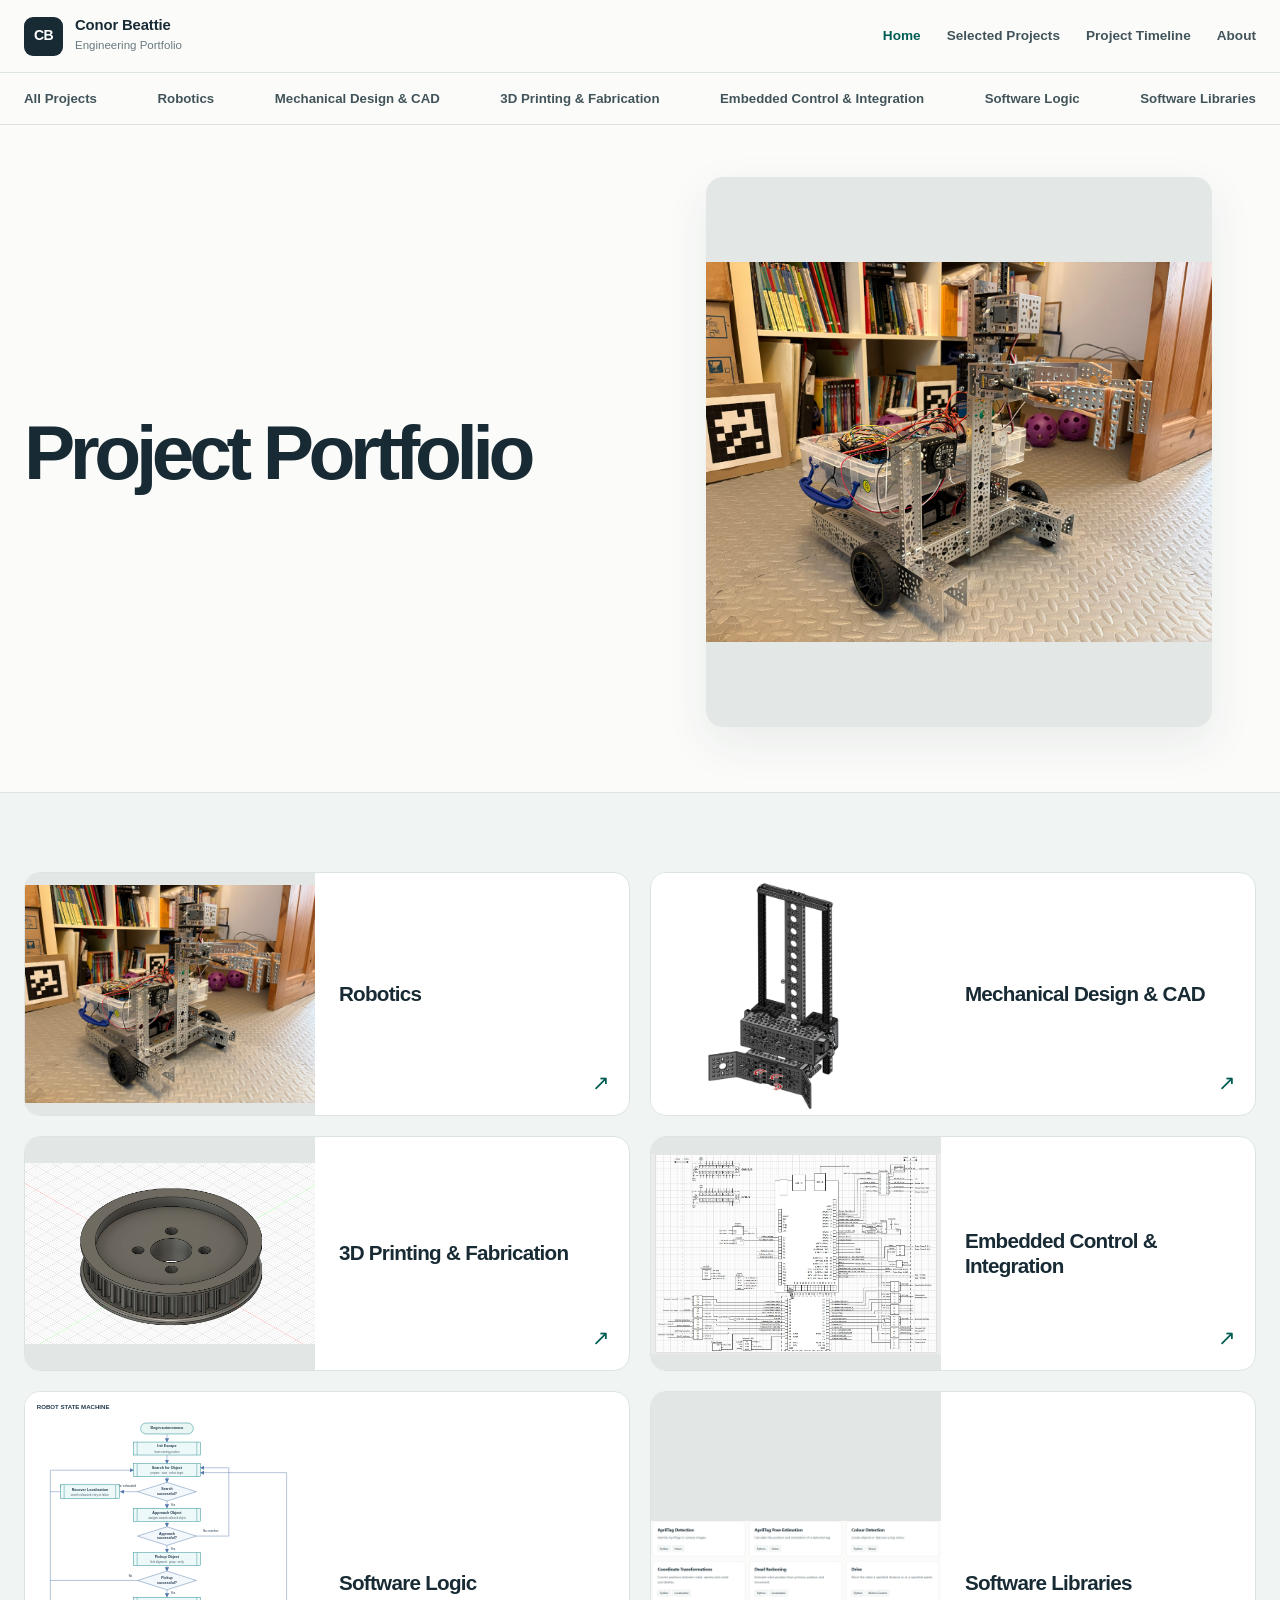
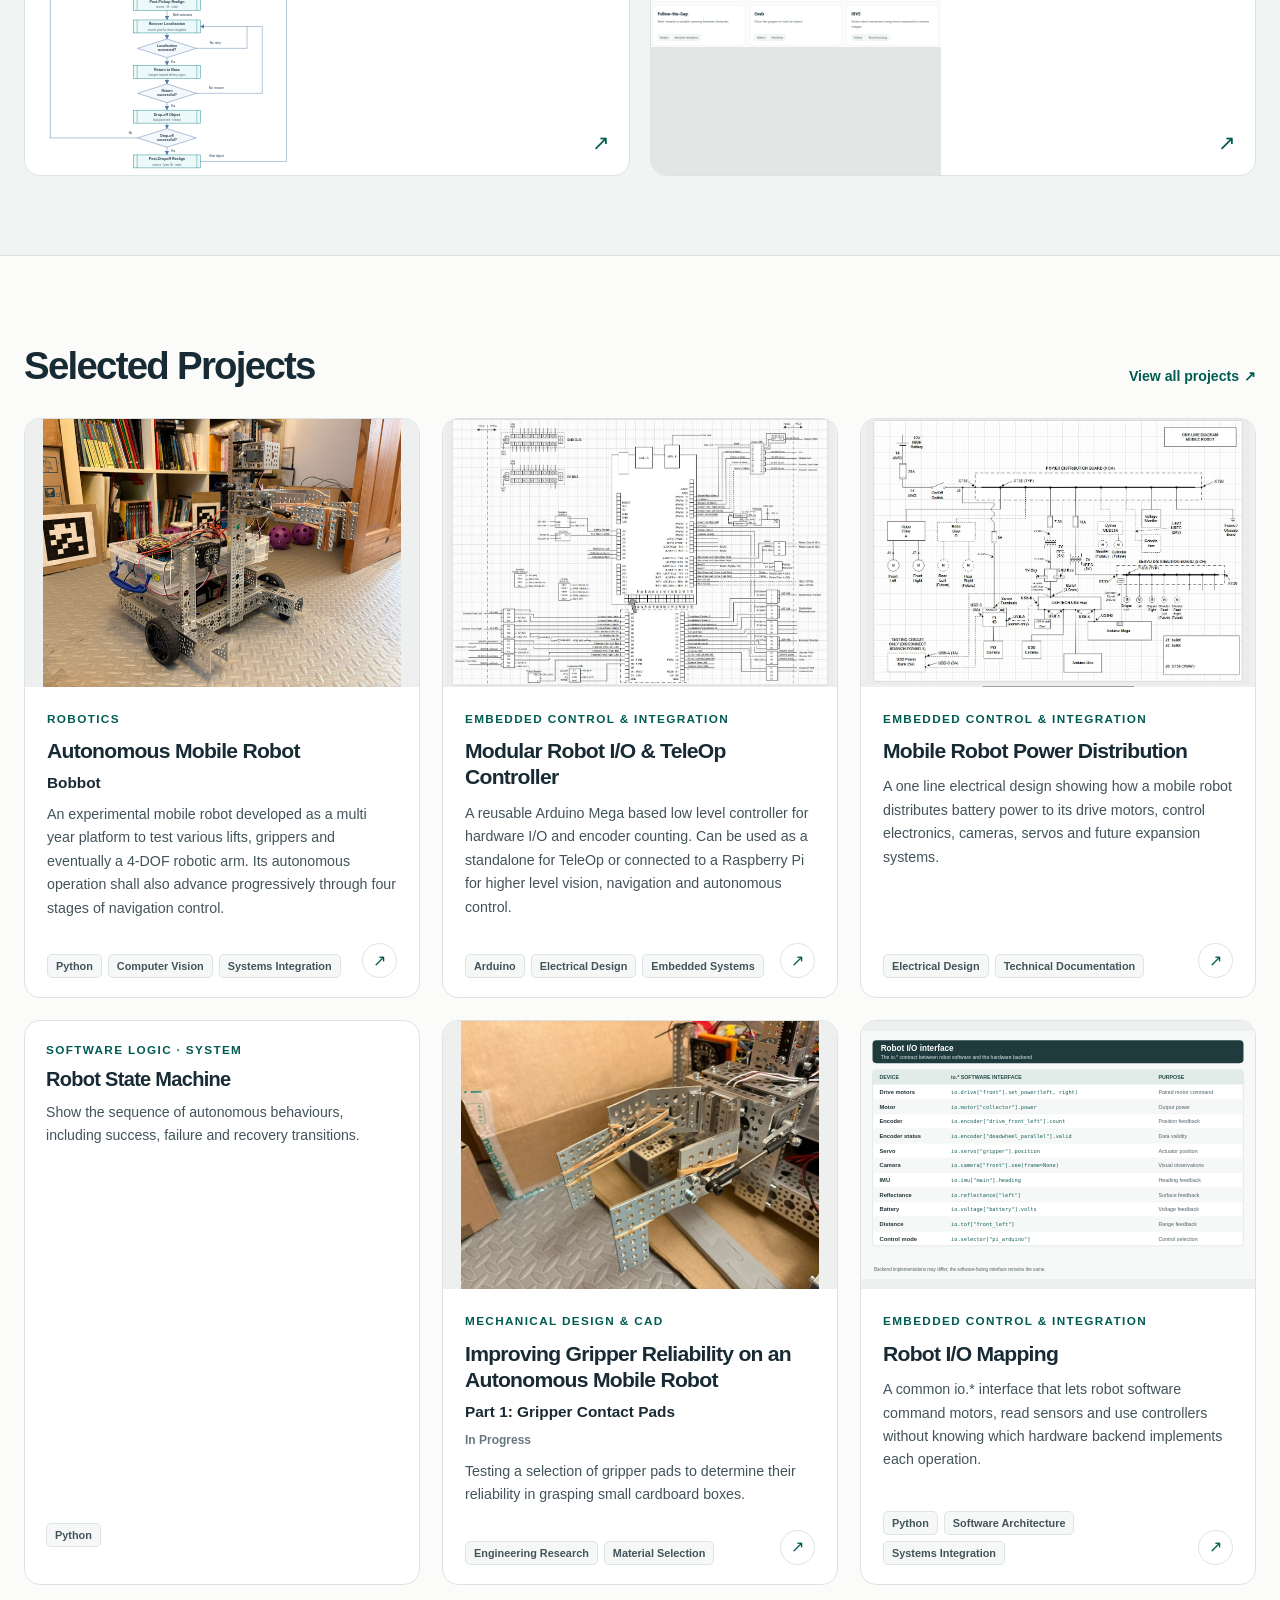
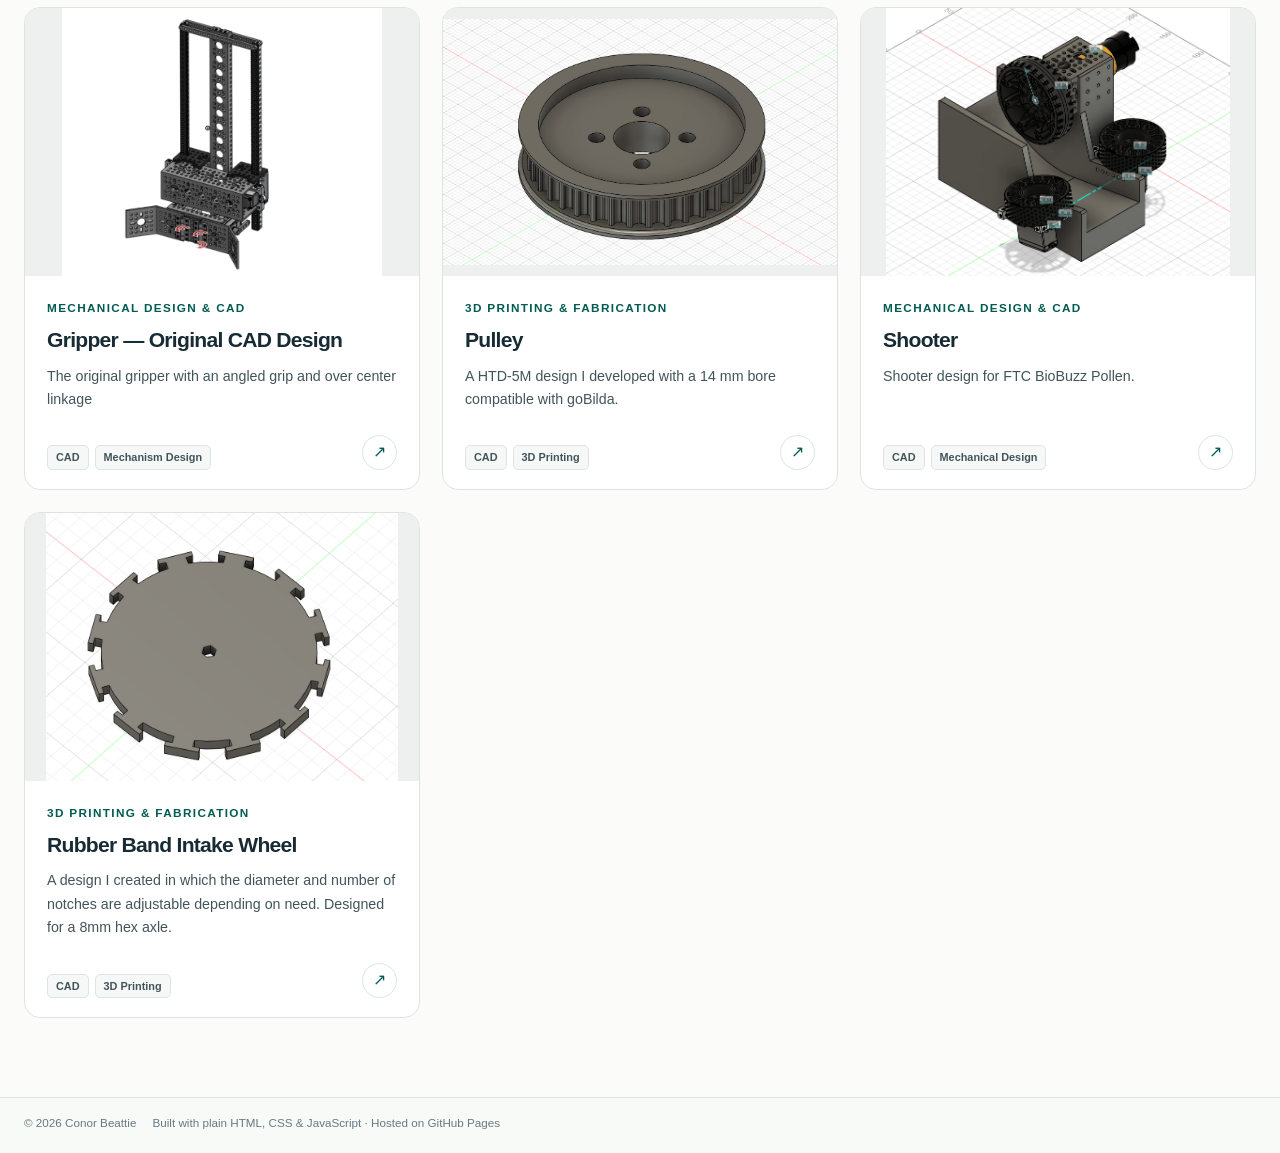
<file: index.html>
<!DOCTYPE html>

<html lang="en"><head><meta charset="utf-8"/><meta content="width=device-width, initial-scale=1" name="viewport"/>
<meta content="Engineering portfolio: robotics, autonomous systems, CAD, fabrication and software." name="description"/><meta content="#fbfcfa" name="theme-color"/>
<title>Home · Engineering Portfolio</title>
<link href="assets/css/style.css?v=20261106-project-timeline-v1" rel="stylesheet"/>
<script defer="" src="assets/js/site-data.js?v=20261106-project-timeline-v1"></script>
<script defer="" src="assets/js/site.js?v=20261106-project-timeline-v1"></script>
</head><body data-page="home"><a class="skip-link" href="#main" onblur="this.style.left='-9999px'" onfocus="this.style.left='8px'" style="position:absolute;left:-9999px;top:auto">Skip to content</a>
<header class="site-header">
<div class="container site-header__top">
<a aria-label="Portfolio home" class="brand" href="index.html"><span class="brand-mark" data-owner-initials="">YN</span><span class="brand-text"><strong data-owner-name="">YOUR NAME</strong><span data-portfolio-title="">Engineering Portfolio</span></span></a>
<nav aria-label="General navigation" class="site-nav-utility">
<a data-nav="home" href="index.html">Home</a>
<a data-nav="selected" href="index.html#featured">Selected Projects</a>
<a data-nav="timeline" href="timeline.html">Project Timeline</a>
<a data-nav="about" href="about.html">About</a>
</nav>
<button aria-controls="main-nav" aria-expanded="false" class="nav-toggle" id="nav-toggle" type="button">Menu <span aria-hidden="true">☰</span></button>
</div>
<div class="site-nav-wrap" id="main-nav">
<nav aria-label="Engineering sections" class="container site-nav">
<a data-category-nav="all" href="projects.html">All Projects</a>
<a data-category-nav="robotics" href="projects.html?category=robotics">Robotics</a>
<a data-category-nav="cad" href="projects.html?category=cad">Mechanical Design &amp; CAD</a>
<a data-category-nav="fabrication" href="projects.html?category=fabrication">3D Printing &amp; Fabrication</a>
<a data-category-nav="electronics" href="projects.html?category=electronics">Embedded Control &amp; Integration</a>
<a data-category-nav="software" href="software.html">Software Logic</a>
<a data-category-nav="algorithms" href="algorithms.html">Software Libraries</a>
</nav>
<nav aria-label="General navigation on mobile" class="container site-nav-mobile-utility">
<a data-nav="home" href="index.html">Home</a>
<a data-nav="selected" href="index.html#featured">Selected Projects</a>
<a data-nav="timeline" href="timeline.html">Project Timeline</a>
<a data-nav="about" href="about.html">About</a>
</nav>
</div>
</header><main data-page-title="Home" id="main">
<section class="hero"><div class="container hero-grid"><div class="hero-copy"><h1 id="hero-headline">Project Portfolio</h1></div><div class="hero-media"><div class="hero-media__photo"><img alt="Illustrative autonomous robotics project" id="home-hero-image" src="assets/images/IMG_2627 Bobbot.jpg"/></div></div></div></section>
<section class="section section--wash" id="disciplines"><div class="container"><div class="category-grid" id="category-grid"></div></div></section>
<section class="section" id="featured"><div class="container"><div class="section-heading"><div><h2>Selected Projects</h2></div><a class="text-link" href="projects.html">View all projects <span aria-hidden="true">↗</span></a></div><div class="project-grid" id="featured-projects"></div></div></section>
</main><footer class="site-footer"><div class="container"><div class="footer-bottom"><span>© <span data-year="">2026</span> <span data-owner-name="">YOUR NAME</span></span><span>Built with plain HTML, CSS &amp; JavaScript · Hosted on GitHub Pages</span><div class="footer-social" id="footer-social"></div></div></div></footer></body></html>
</file>
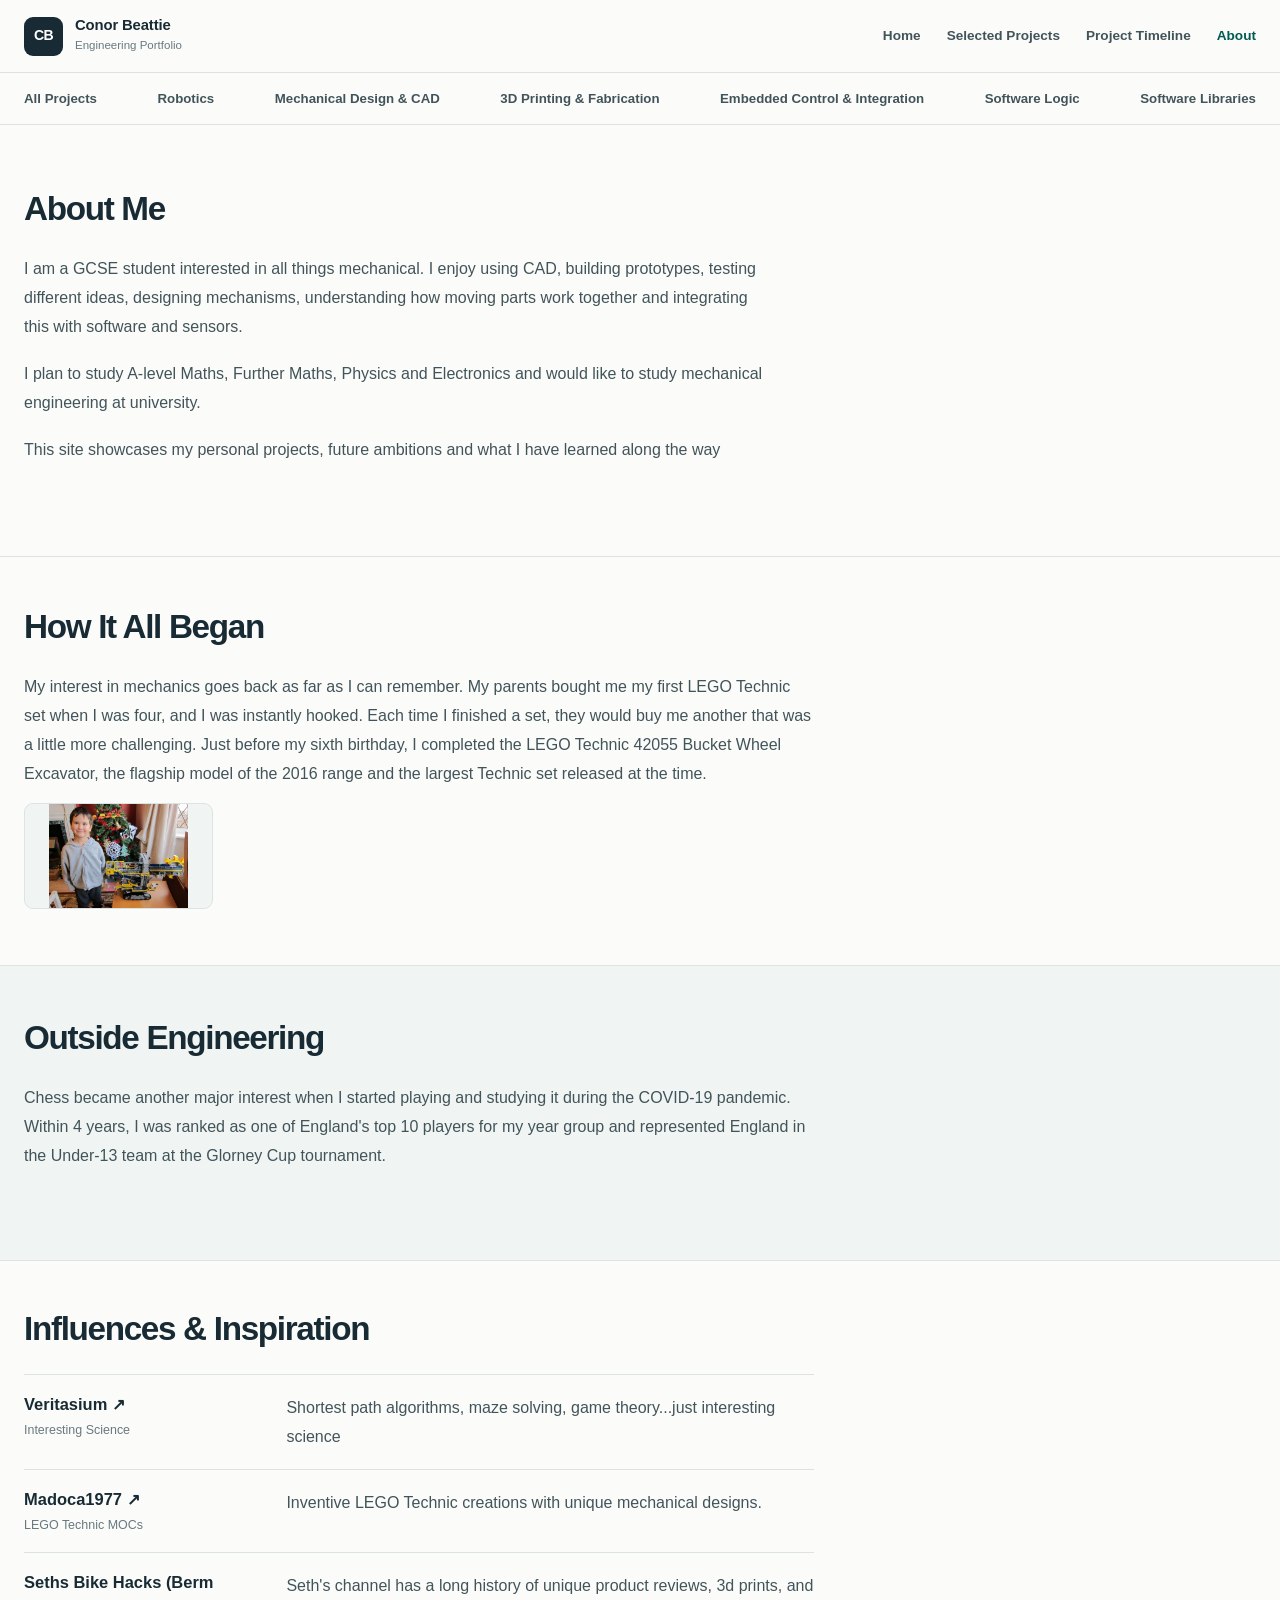
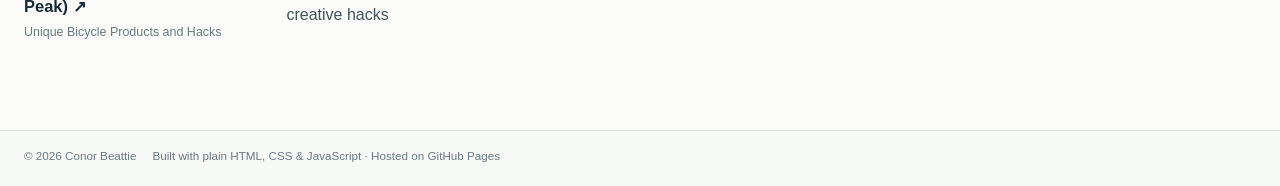
<file: about.html>
<!DOCTYPE html>

<html lang="en"><head><meta charset="utf-8"/><meta content="width=device-width, initial-scale=1" name="viewport"/>
<meta content="About the author and the engineering projects in this portfolio." name="description"/><meta content="#fbfcfa" name="theme-color"/>
<title>About · Engineering Portfolio</title>
<link href="assets/css/style.css?v=20261106-project-timeline-v1" rel="stylesheet"/>
<script defer="" src="assets/js/site-data.js?v=20261106-project-timeline-v1"></script>
<script defer="" src="assets/js/site.js?v=20261106-project-timeline-v1"></script>
</head><body data-page="about"><a class="skip-link" href="#main" onblur="this.style.left='-9999px'" onfocus="this.style.left='8px'" style="position:absolute;left:-9999px;top:auto">Skip to content</a>
<header class="site-header">
<div class="container site-header__top">
<a aria-label="Portfolio home" class="brand" href="index.html"><span class="brand-mark" data-owner-initials="">YN</span><span class="brand-text"><strong data-owner-name="">YOUR NAME</strong><span data-portfolio-title="">Engineering Portfolio</span></span></a>
<nav aria-label="General navigation" class="site-nav-utility">
<a data-nav="home" href="index.html">Home</a>
<a data-nav="selected" href="index.html#featured">Selected Projects</a>
<a data-nav="timeline" href="timeline.html">Project Timeline</a>
<a data-nav="about" href="about.html">About</a>
</nav>
<button aria-controls="main-nav" aria-expanded="false" class="nav-toggle" id="nav-toggle" type="button">Menu <span aria-hidden="true">☰</span></button>
</div>
<div class="site-nav-wrap" id="main-nav">
<nav aria-label="Engineering sections" class="container site-nav">
<a data-category-nav="all" href="projects.html">All Projects</a>
<a data-category-nav="robotics" href="projects.html?category=robotics">Robotics</a>
<a data-category-nav="cad" href="projects.html?category=cad">Mechanical Design &amp; CAD</a>
<a data-category-nav="fabrication" href="projects.html?category=fabrication">3D Printing &amp; Fabrication</a>
<a data-category-nav="electronics" href="projects.html?category=electronics">Embedded Control &amp; Integration</a>
<a data-category-nav="software" href="software.html">Software Logic</a>
<a data-category-nav="algorithms" href="algorithms.html">Software Libraries</a>
</nav>
<nav aria-label="General navigation on mobile" class="container site-nav-mobile-utility">
<a data-nav="home" href="index.html">Home</a>
<a data-nav="selected" href="index.html#featured">Selected Projects</a>
<a data-nav="timeline" href="timeline.html">Project Timeline</a>
<a data-nav="about" href="about.html">About</a>
</nav>
</div>
</header><main data-page-title="About" id="main">

<section class="section section--tight about-opening"><div class="container about-grid">
<div class="about-copy"><h2 class="about-section-title">About Me</h2><div id="about-paragraphs"></div><div class="about-links" id="about-links"></div></div>
</div></section>
<section class="section about-story-section"><div class="container about-personal">
<h2 class="about-section-title">How It All Began</h2>
<div class="about-personal__copy" id="about-history"></div>
<div id="about-history-gallery"></div>
</div></section>
<section class="section about-outside-section"><div class="container about-personal">
<h2 class="about-section-title">Outside Engineering</h2>
<div class="about-personal__copy" id="about-outside-engineering"></div>
<div id="about-outside-gallery"></div>
</div></section>
<section class="section about-influences-section" id="about-influences-section" hidden><div class="container about-personal">
<h2 class="about-section-title">Influences &amp; Inspiration</h2>
<div class="about-influences-list" id="about-influences-list"></div>
</div></section>
</main><footer class="site-footer"><div class="container"><div class="footer-bottom"><span>© <span data-year="">2026</span> <span data-owner-name="">YOUR NAME</span></span><span>Built with plain HTML, CSS &amp; JavaScript · Hosted on GitHub Pages</span><div class="footer-social" id="footer-social"></div></div></div></footer></body></html>
</file>
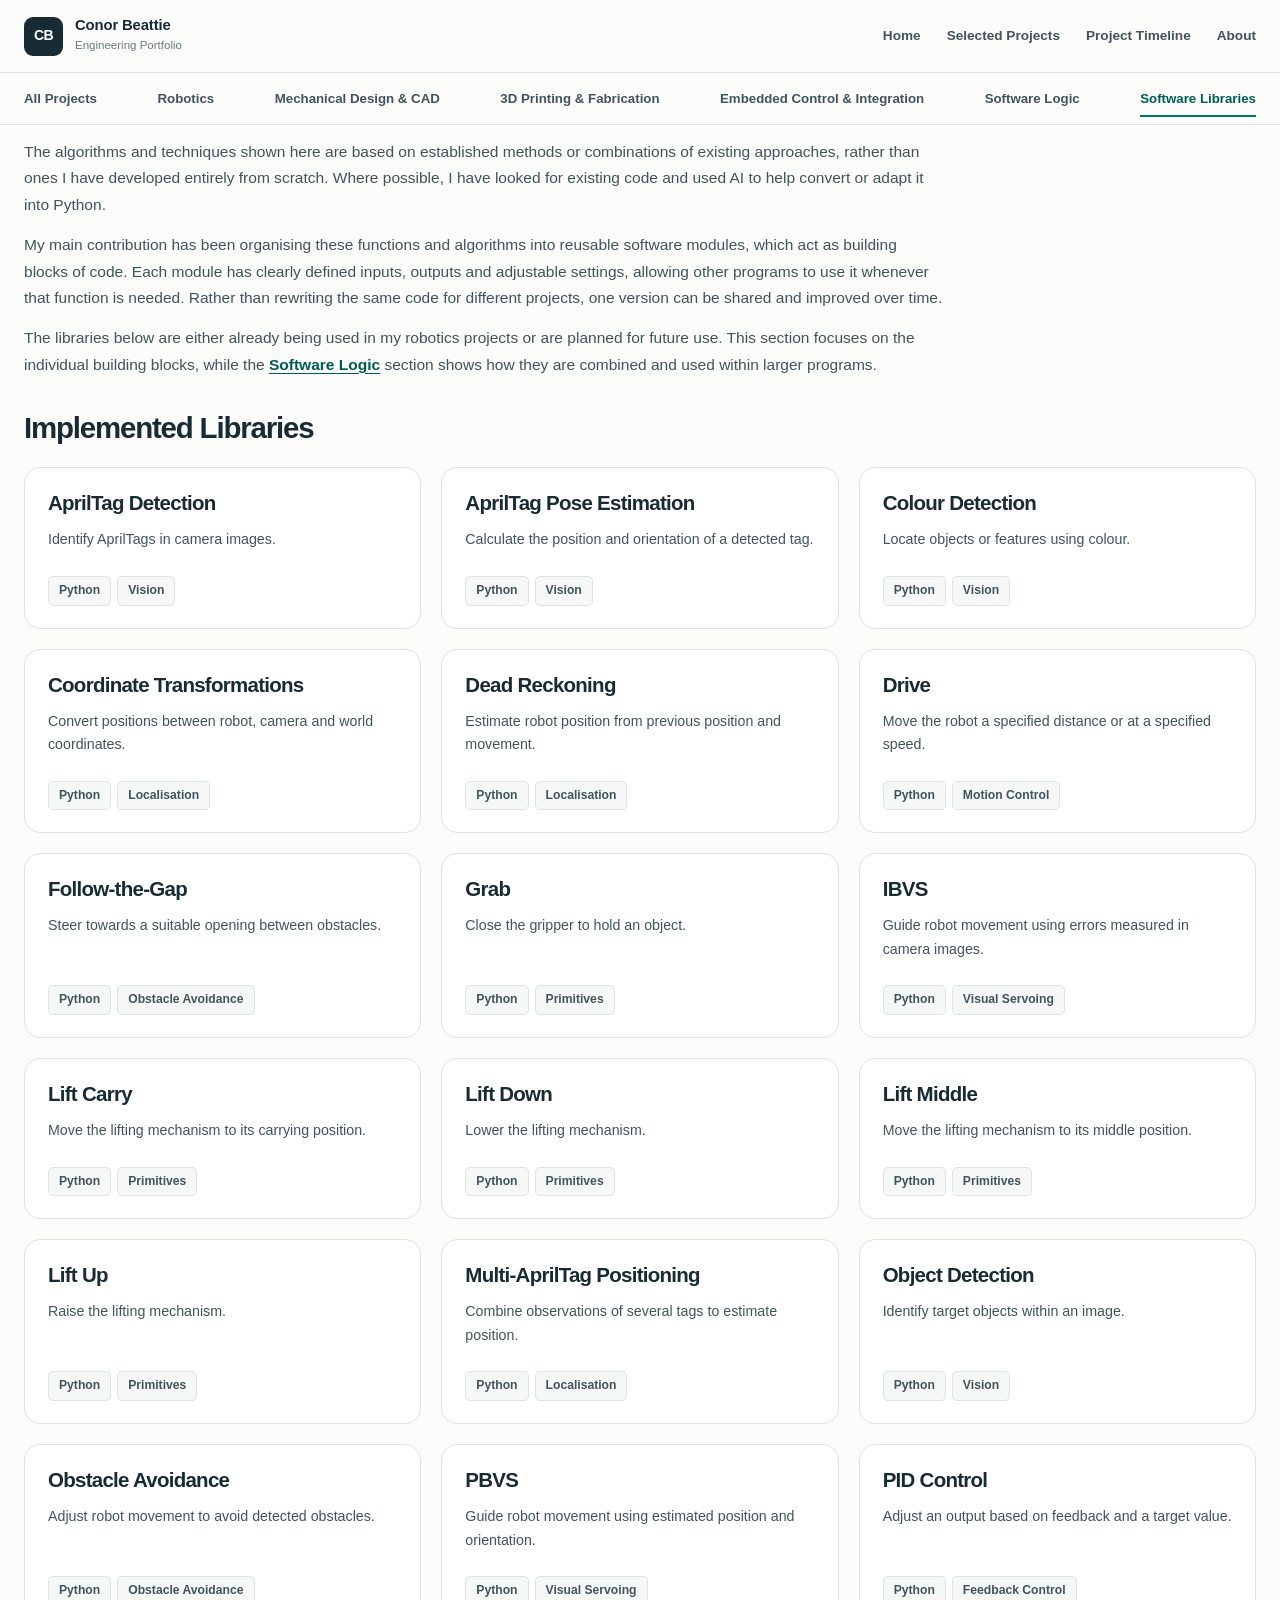
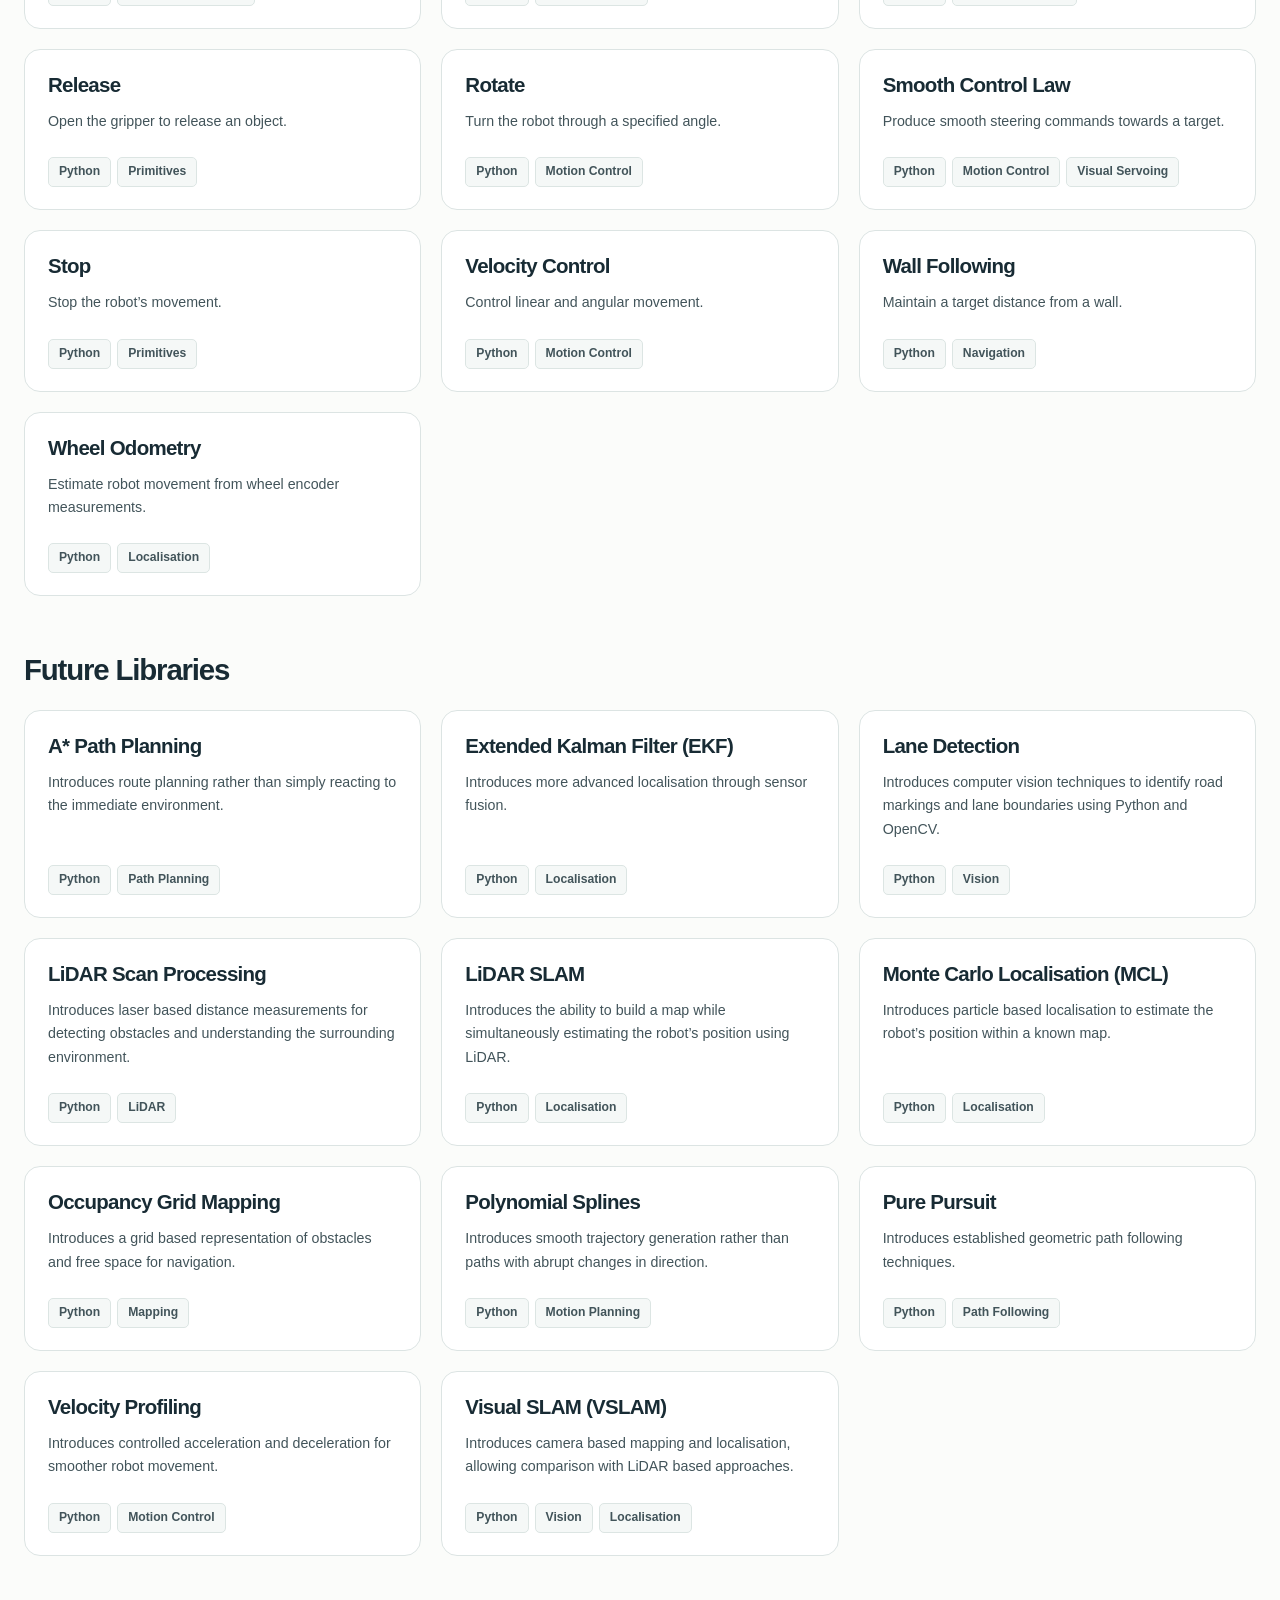
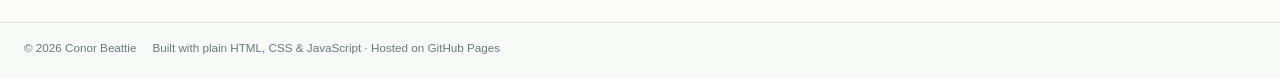
<file: algorithms.html>
<!DOCTYPE html>

<html lang="en"><head><meta charset="utf-8"/><meta content="width=device-width, initial-scale=1" name="viewport"/>
<meta content="Reusable software modules and robotics algorithms with defined interfaces and planned future developments." name="description"/><meta content="#fbfcfa" name="theme-color"/>
<title>Software Libraries · Engineering Portfolio</title>
<link href="assets/css/style.css?v=20261106-project-timeline-v1" rel="stylesheet"/>
<script defer="" src="assets/js/site-data.js?v=20261106-project-timeline-v1"></script>
<script defer="" src="assets/js/site.js?v=20261106-project-timeline-v1"></script>
</head><body data-page="algorithms"><a class="skip-link" href="#main" onblur="this.style.left='-9999px'" onfocus="this.style.left='8px'" style="position:absolute;left:-9999px;top:auto">Skip to content</a>
<header class="site-header">
<div class="container site-header__top">
<a aria-label="Portfolio home" class="brand" href="index.html"><span class="brand-mark" data-owner-initials="">YN</span><span class="brand-text"><strong data-owner-name="">YOUR NAME</strong><span data-portfolio-title="">Engineering Portfolio</span></span></a>
<nav aria-label="General navigation" class="site-nav-utility">
<a data-nav="home" href="index.html">Home</a>
<a data-nav="selected" href="index.html#featured">Selected Projects</a>
<a data-nav="timeline" href="timeline.html">Project Timeline</a>
<a data-nav="about" href="about.html">About</a>
</nav>
<button aria-controls="main-nav" aria-expanded="false" class="nav-toggle" id="nav-toggle" type="button">Menu <span aria-hidden="true">☰</span></button>
</div>
<div class="site-nav-wrap" id="main-nav">
<nav aria-label="Engineering sections" class="container site-nav">
<a data-category-nav="all" href="projects.html">All Projects</a>
<a data-category-nav="robotics" href="projects.html?category=robotics">Robotics</a>
<a data-category-nav="cad" href="projects.html?category=cad">Mechanical Design &amp; CAD</a>
<a data-category-nav="fabrication" href="projects.html?category=fabrication">3D Printing &amp; Fabrication</a>
<a data-category-nav="electronics" href="projects.html?category=electronics">Embedded Control &amp; Integration</a>
<a data-category-nav="software" href="software.html">Software Logic</a>
<a data-category-nav="algorithms" href="algorithms.html">Software Libraries</a>
</nav>
<nav aria-label="General navigation on mobile" class="container site-nav-mobile-utility">
<a data-nav="home" href="index.html">Home</a>
<a data-nav="selected" href="index.html#featured">Selected Projects</a>
<a data-nav="timeline" href="timeline.html">Project Timeline</a>
<a data-nav="about" href="about.html">About</a>
</nav>
</div>
</header><main data-page-title="Software Libraries" id="main">
<h1 class="visually-hidden">Software Libraries</h1><section class="section section--tight" style="padding-top:14px"><div class="container"><div class="section-introduction"><p>The algorithms and techniques shown here are based on established methods or combinations of existing approaches, rather than ones I have developed entirely from scratch. Where possible, I have looked for existing code and used AI to help convert or adapt it into Python.</p><p>My main contribution has been organising these functions and algorithms into reusable software modules, which act as building blocks of code. Each module has clearly defined inputs, outputs and adjustable settings, allowing other programs to use it whenever that function is needed. Rather than rewriting the same code for different projects, one version can be shared and improved over time.</p><p>The libraries below are either already being used in my robotics projects or are planned for future use. This section focuses on the individual building blocks, while the <a href="software.html">Software Logic</a> section shows how they are combined and used within larger programs.</p></div><div class="algorithm-groups" id="algorithm-groups"></div></div></section></main><footer class="site-footer"><div class="container"><div class="footer-bottom"><span>© <span data-year="">2026</span> <span data-owner-name="">YOUR NAME</span></span><span>Built with plain HTML, CSS &amp; JavaScript · Hosted on GitHub Pages</span><div class="footer-social" id="footer-social"></div></div></div></footer></body></html>
</file>
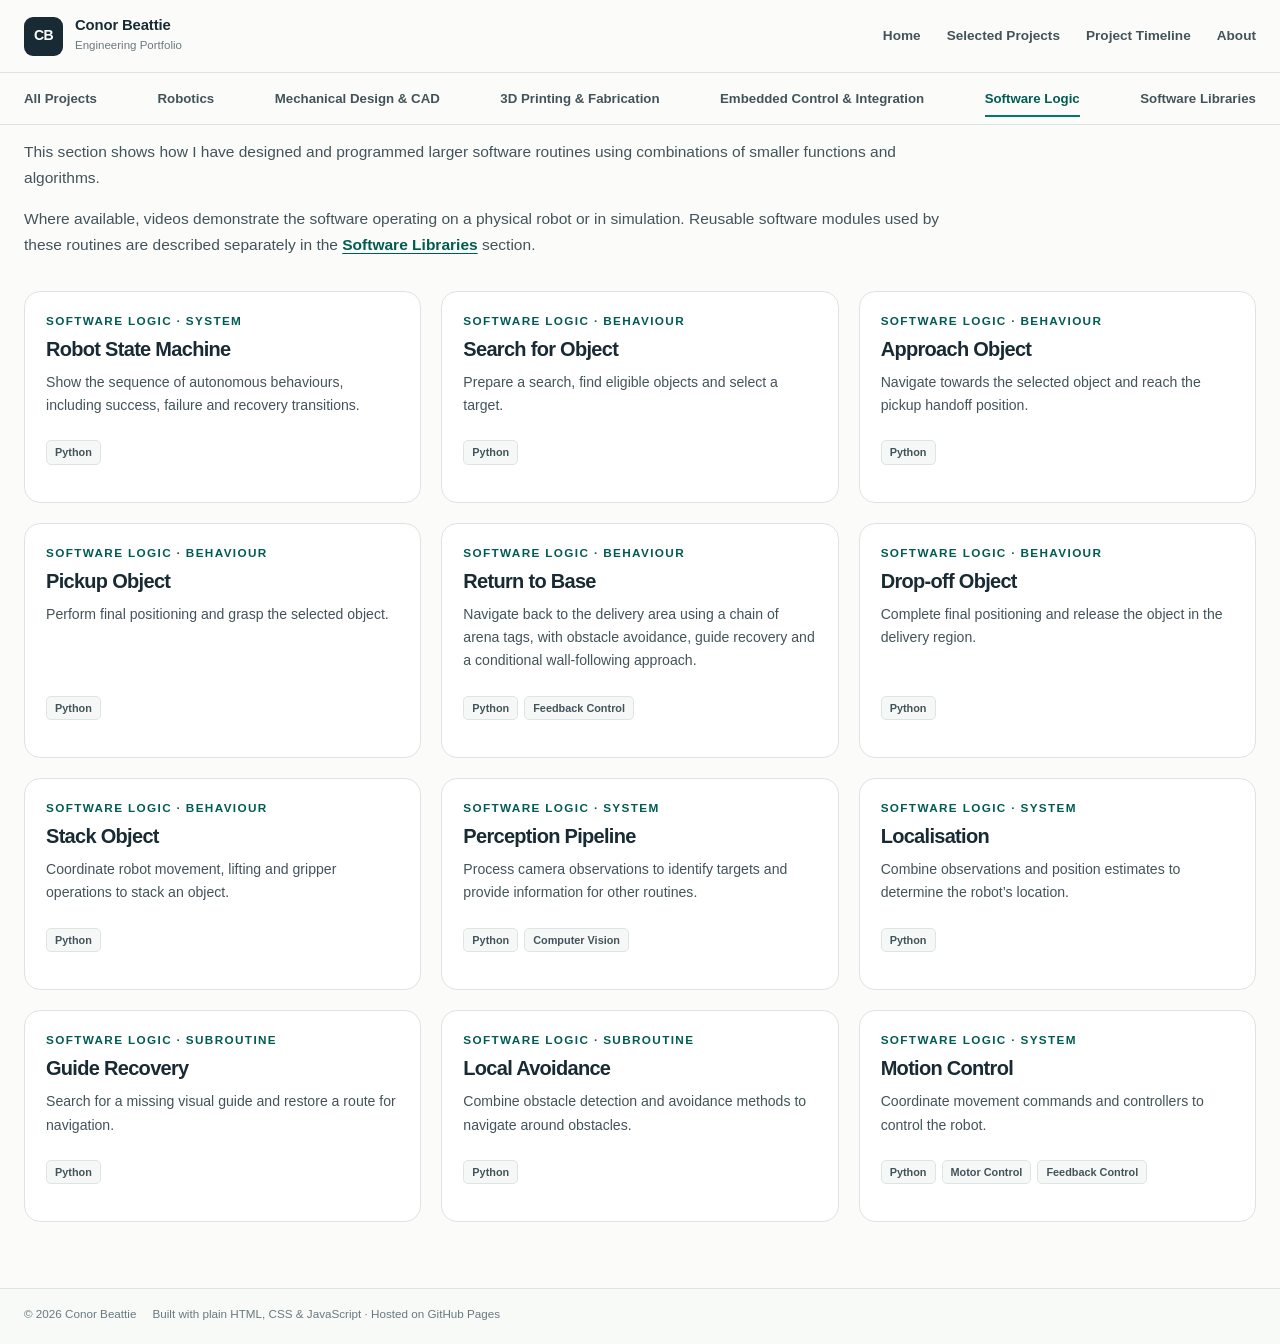
<file: software.html>
<!DOCTYPE html>

<html lang="en"><head><meta charset="utf-8"/><meta content="width=device-width, initial-scale=1" name="viewport"/>
<meta content="Software logic diagrams showing how working robotics routines combine reusable functions and algorithms." name="description"/><meta content="#fbfcfa" name="theme-color"/>
<title>Software Logic · Engineering Portfolio</title>
<link href="assets/css/style.css?v=20261106-state-machine-v1" rel="stylesheet"/>
<script defer="" src="assets/js/site-data.js?v=20261106-state-machine-v1"></script>
<script defer="" src="assets/js/site.js?v=20261106-state-machine-v1"></script>
</head><body data-page="software"><a class="skip-link" href="#main" onblur="this.style.left='-9999px'" onfocus="this.style.left='8px'" style="position:absolute;left:-9999px;top:auto">Skip to content</a>
<header class="site-header">
<div class="container site-header__top">
<a aria-label="Portfolio home" class="brand" href="index.html"><span class="brand-mark" data-owner-initials="">YN</span><span class="brand-text"><strong data-owner-name="">YOUR NAME</strong><span data-portfolio-title="">Engineering Portfolio</span></span></a>
<nav aria-label="General navigation" class="site-nav-utility">
<a data-nav="home" href="index.html">Home</a>
<a data-nav="selected" href="index.html#featured">Selected Projects</a>
<a data-nav="timeline" href="timeline.html">Project Timeline</a>
<a data-nav="about" href="about.html">About</a>
</nav>
<button aria-controls="main-nav" aria-expanded="false" class="nav-toggle" id="nav-toggle" type="button">Menu <span aria-hidden="true">☰</span></button>
</div>
<div class="site-nav-wrap" id="main-nav">
<nav aria-label="Engineering sections" class="container site-nav">
<a data-category-nav="all" href="projects.html">All Projects</a>
<a data-category-nav="robotics" href="projects.html?category=robotics">Robotics</a>
<a data-category-nav="cad" href="projects.html?category=cad">Mechanical Design &amp; CAD</a>
<a data-category-nav="fabrication" href="projects.html?category=fabrication">3D Printing &amp; Fabrication</a>
<a data-category-nav="electronics" href="projects.html?category=electronics">Embedded Control &amp; Integration</a>
<a data-category-nav="software" href="software.html">Software Logic</a>
<a data-category-nav="algorithms" href="algorithms.html">Software Libraries</a>
</nav>
<nav aria-label="General navigation on mobile" class="container site-nav-mobile-utility">
<a data-nav="home" href="index.html">Home</a>
<a data-nav="selected" href="index.html#featured">Selected Projects</a>
<a data-nav="timeline" href="timeline.html">Project Timeline</a>
<a data-nav="about" href="about.html">About</a>
</nav>
</div>
</header><main data-page-title="Software Logic" id="main"><h1 class="visually-hidden">Software Logic</h1><section class="section section--tight" style="padding-top:14px"><div class="container"><div class="section-introduction"><p>This section shows how I have designed and programmed larger software routines using combinations of smaller functions and algorithms.</p><p>Where available, videos demonstrate the software operating on a physical robot or in simulation. Reusable software modules used by these routines are described separately in the <a href="algorithms.html">Software Libraries</a> section.</p></div><div class="software-grid" id="software-grid"></div></div></section></main><footer class="site-footer"><div class="container"><div class="footer-bottom"><span>© <span data-year="">2026</span> <span data-owner-name="">YOUR NAME</span></span><span>Built with plain HTML, CSS &amp; JavaScript · Hosted on GitHub Pages</span><div class="footer-social" id="footer-social"></div></div></div></footer></body></html>
</file>
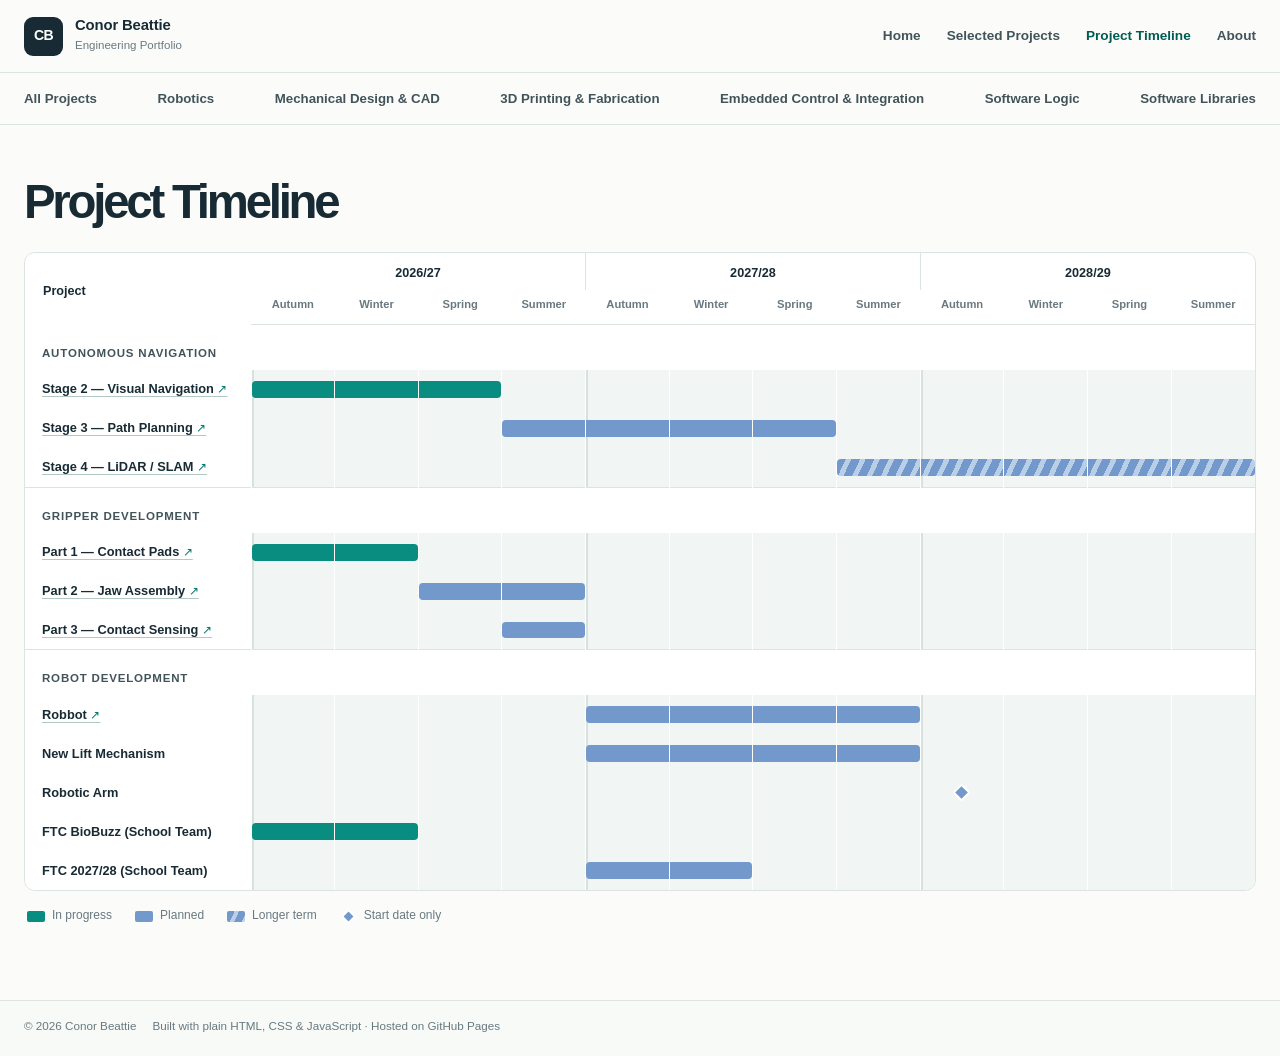
<file: timeline.html>
<!DOCTYPE html>

<html lang="en"><head><meta charset="utf-8"/><meta content="width=device-width, initial-scale=1" name="viewport"/>
<meta content="Project Timeline: autonomous navigation, gripper development and robot development." name="description"/><meta content="#fbfcfa" name="theme-color"/>
<title>Project Timeline · Engineering Portfolio</title>
<link href="assets/css/style.css?v=20261106-project-timeline-v1" rel="stylesheet"/>
<script defer="" src="assets/js/site-data.js?v=20261106-project-timeline-v1"></script>
<script defer="" src="assets/js/site.js?v=20261106-project-timeline-v1"></script>
</head><body data-page="timeline"><a class="skip-link" href="#main" onblur="this.style.left='-9999px'" onfocus="this.style.left='8px'" style="position:absolute;left:-9999px;top:auto">Skip to content</a>
<header class="site-header">
<div class="container site-header__top">
<a aria-label="Portfolio home" class="brand" href="index.html"><span class="brand-mark" data-owner-initials="">YN</span><span class="brand-text"><strong data-owner-name="">YOUR NAME</strong><span data-portfolio-title="">Engineering Portfolio</span></span></a>
<nav aria-label="General navigation" class="site-nav-utility">
<a data-nav="home" href="index.html">Home</a>
<a data-nav="selected" href="index.html#featured">Selected Projects</a>
<a data-nav="timeline" href="timeline.html">Project Timeline</a>
<a data-nav="about" href="about.html">About</a>
</nav>
<button aria-controls="main-nav" aria-expanded="false" class="nav-toggle" id="nav-toggle" type="button">Menu <span aria-hidden="true">☰</span></button>
</div>
<div class="site-nav-wrap" id="main-nav">
<nav aria-label="Engineering sections" class="container site-nav">
<a data-category-nav="all" href="projects.html">All Projects</a>
<a data-category-nav="robotics" href="projects.html?category=robotics">Robotics</a>
<a data-category-nav="cad" href="projects.html?category=cad">Mechanical Design &amp; CAD</a>
<a data-category-nav="fabrication" href="projects.html?category=fabrication">3D Printing &amp; Fabrication</a>
<a data-category-nav="electronics" href="projects.html?category=electronics">Embedded Control &amp; Integration</a>
<a data-category-nav="software" href="software.html">Software Logic</a>
<a data-category-nav="algorithms" href="algorithms.html">Software Libraries</a>
</nav>
<nav aria-label="General navigation on mobile" class="container site-nav-mobile-utility">
<a data-nav="home" href="index.html">Home</a>
<a data-nav="selected" href="index.html#featured">Selected Projects</a>
<a data-nav="timeline" href="timeline.html">Project Timeline</a>
<a data-nav="about" href="about.html">About</a>
</nav>
</div>
</header><main data-page-title="Project Timeline" id="main">
<section class="page-top page-top--timeline"><div class="container"><h1>Project Timeline</h1></div></section>
<section class="section timeline-page"><div class="container"><div aria-label="Project schedule grouped by workstream" id="project-timeline"></div></div></section>
</main><footer class="site-footer"><div class="container"><div class="footer-bottom"><span>© <span data-year="">2026</span> <span data-owner-name="">YOUR NAME</span></span><span>Built with plain HTML, CSS &amp; JavaScript · Hosted on GitHub Pages</span><div class="footer-social" id="footer-social"></div></div></div></footer></body></html>
</file>
<file: assets/css/style.css>
/* ENGINEERING PORTFOLIO — STYLES
   Edit assets/js/site-data.js for normal content changes.
   No build tools, external fonts, analytics or tracking dependencies.
*/
:root {
  color-scheme: light;
  --ink: #182b34;
  --ink-soft: #42545a;
  --muted: #697980;
  --line: #dce4e3;
  --paper: #fbfcfa;
  --white: #ffffff;
  --wash: #f0f5f3;
  --accent: #00786b;
  --accent-light: #dbede7;
  --accent-deep: #005c52;
  --shadow: 0 16px 45px rgba(24,43,52,.08);
  --radius: 16px;
  --max: 1320px;
}
* { box-sizing: border-box; }
html { scroll-behavior: smooth; }
body { margin: 0; background: var(--paper); color: var(--ink); font-family: -apple-system, BlinkMacSystemFont, "Segoe UI", Inter, Roboto, Helvetica, Arial, sans-serif; font-size: 16px; line-height: 1.65; }
img { max-width: 100%; display: block; }
a { color: inherit; text-decoration: none; }
button, input { font: inherit; }
button { cursor: pointer; }
:focus-visible { outline: 3px solid var(--accent); outline-offset: 4px; }
::selection { background: #c5e7dc; color: var(--ink); }
[hidden] { display: none !important; }
.container { width: min(calc(100% - 48px), var(--max)); margin-inline: auto; }
.muted-small { font-size: .88rem; color: var(--muted); }
.eyebrow { font-size: .735rem; font-weight: 750; letter-spacing: .115em; text-transform: uppercase; color: var(--accent-deep); line-height: 1.4; }
.section-heading { display: flex; align-items: end; justify-content: space-between; gap: 20px; margin-bottom: 29px; }
.section-heading h2 { font-size: clamp(1.85rem,3vw,2.65rem); line-height: 1.18; letter-spacing: -.045em; margin: 8px 0 0; font-weight: 740; }
.section-heading__intro { color: var(--ink-soft); max-width: 460px; margin: 0; font-size: .96rem; }
.section { padding: 79px 0; }
.section--wash { background: var(--wash); border-block: 1px solid var(--line); }
.section--tight { padding: 66px 0; }
.template-banner { background: #f9edce; border-bottom: 1px solid #e5d49c; color: #604d1f; font-size: .82rem; line-height: 1.45; padding: 9px 0; }
.template-banner strong { font-weight: 750; }
.template-banner code { font-family: ui-monospace, SFMono-Regular, Consolas, monospace; }
.site-header { height: 80px; position: sticky; top: 0; z-index: 30; background: rgba(251, 252, 250, .95); border-bottom: 1px solid var(--line); backdrop-filter: blur(15px); }
.site-header__inner { display:flex; justify-content: space-between; align-items:center; height: 100%; gap: 26px; }
.brand { display: flex; align-items: center; gap: 12px; min-width: 0; }
.brand-mark { background: var(--ink); color: white; width: 39px; height: 39px; border-radius: 9px; display: grid; place-items: center; font-size: .88rem; font-weight: 800; letter-spacing: -.05em; flex: none; }
.brand-text { min-width: 0; }
.brand-text strong { display: block; font-size: .93rem; letter-spacing: -.01em; line-height:1.2; }
.brand-text span { color: var(--muted); display: block; font-size: .72rem; margin-top: 2px; }
.site-nav { display: flex; align-items: center; gap: 28px; }
.site-nav a { font-size: .87rem; color: var(--ink-soft); font-weight: 600; position: relative; padding: 8px 0; }
.site-nav a:hover, .site-nav a[aria-current="page"] { color: var(--accent-deep); }
.site-nav a[aria-current="page"]::after { content: ""; position: absolute; left: 0; right: 0; bottom: 0; height: 2px; background: var(--accent); }
.nav-toggle { display: none; background: none; border: 1px solid var(--line); border-radius: 9px; padding: 8px 11px; font-size: 1rem; font-weight: 650; }
.hero { padding: 90px 0 81px; overflow: hidden; }
.hero-grid { display: grid; grid-template-columns: 1.05fr .95fr; gap: 74px; align-items: center; }
.hero h1 { font-size: clamp(3.3rem, 6vw, 5.75rem); letter-spacing: -.07em; line-height: 1.025; margin: 21px 0 27px; max-width: 730px; font-weight: 780; }
.hero-lede { font-size: 1.14rem; line-height: 1.78; color: var(--ink-soft); max-width: 525px; margin: 0 0 30px; }
.hero-actions { display: flex; align-items: center; flex-wrap: wrap; gap: 12px; }
.button { border-radius: 7px; padding: 12px 19px; font-size: .87rem; font-weight: 700; display:inline-flex; align-items: center; justify-content:center; gap: 17px; border: 1px solid transparent; transition: transform .18s ease, background .18s ease; }
.button:hover { transform: translateY(-2px); }
.button-primary { background: var(--ink); color: white; }
.button-primary:hover { background: var(--accent-deep); }
.button-outline { background: transparent; color: var(--ink); border-color: #adbebb; }
.button-outline:hover { border-color: var(--accent); background: #f5faf8; }
.button span { font-size: 1.05rem; line-height:1; }
.hero-media { position: relative; aspect-ratio: 4 / 4.35; max-height: 550px; border-radius: 18px; overflow: visible; }
.hero-media__photo { border-radius: 17px; height: 100%; overflow: hidden; box-shadow: var(--shadow); background: #e3e8e7; }
.hero-media__photo img { height: 100%; width:100%; object-fit: contain; }
.hero-annotation { position: absolute; left: -25px; bottom: 26px; background: var(--paper); border: 1px solid var(--line); border-radius: 10px; box-shadow: var(--shadow); padding: 13px 16px; max-width: 220px; }
.hero-annotation__top { display:flex; align-items:center; gap: 8px; color: var(--accent-deep); font-size:.68rem; text-transform: uppercase; letter-spacing:.08em; font-weight:750; }
.hero-annotation strong { display:block; font-size:.87rem; line-height:1.4; margin-top:5px; }
.dot { display:inline-block; width:7px; height:7px; background:#1d987e; border-radius:50%; }
.hero-topics { display:flex; gap: 11px 17px; flex-wrap:wrap; color:var(--muted); margin-top:34px; font-size:.79rem; font-weight:650; letter-spacing:.04em; }
.hero-topics span:not(:last-child)::after { content:"·"; color:#a3b1ad; margin-left:16px; }
.category-grid { display:grid; grid-template-columns: repeat(2,minmax(0,1fr)); gap:20px; }
.category-tile { display:grid; grid-template-columns: 48% 52%; background:white; border:1px solid var(--line); border-radius:var(--radius); overflow:hidden; min-height:235px; transition:transform .2s ease,box-shadow .2s ease; }
.category-tile:hover { transform:translateY(-4px); box-shadow:var(--shadow); }
.category-tile__image { background:#e2e7e5; overflow:hidden; }
.category-tile__image img { width:100%; height:100%; object-fit:contain; }
.category-tile:hover img { transform:none; }
.category-tile__info { padding:24px; position:relative; display:flex; flex-direction:column; align-items:flex-start; }
.category-tile h3 { font-size:1.29rem; line-height:1.2; letter-spacing:-.035em; margin:27px 0 10px; }
.category-tile p { font-size:.84rem; line-height:1.5; color:var(--ink-soft); margin:0 0 32px; }
.mini-index { color:var(--accent-deep); font-size:.65rem; font-weight:750; letter-spacing:.09em; }
.tile-arrow { position:absolute; bottom:15px; right:19px; color:var(--accent-deep); font-size:1.3rem; }
.project-grid { display:grid; grid-template-columns:repeat(3,minmax(0,1fr)); gap:22px; }
.project-card { display:flex; flex-direction:column; overflow:hidden; background:white; border:1px solid var(--line); border-radius:var(--radius); min-width:0; transition:box-shadow .2s ease,transform .2s ease; }
.project-card:hover { box-shadow:var(--shadow); transform:translateY(-4px); }
.project-card__image { display:block; aspect-ratio:1.47; overflow:hidden; background:#edf0ee; }
.project-card__image img { width:100%; height:100%; object-fit:contain; }
.project-card:hover .project-card__image img { transform:none; }
.project-card__body { display:flex; flex-direction:column; padding:24px 22px 19px; flex:1; }
.project-card h3 { font-size:1.32rem; letter-spacing:-.035em; line-height:1.24; margin:11px 0 11px; }
.project-card h3 a:hover { color:var(--accent-deep); }
.project-card p { font-size:.89rem; line-height:1.65; color:var(--ink-soft); margin:0 0 23px; }
.eyebrow-row { display:flex; gap:10px; align-items:center; flex-wrap:wrap; }
.sample-mark { font-size:.62rem; letter-spacing:.07em; border:1px solid #d8c98d; border-radius:4px; color:#7b671f; background:#faf3d9; padding:2px 5px; font-weight:750; }

/* Consistent optional five-field project information hierarchy.
   Empty subtitle/status/summary strings render no element and add no gap. */
.project-card__subtitle, .software-card .project-card__subtitle,
.algorithm-card .project-card__subtitle { font-size:.96rem; font-weight:650; line-height:1.4; color:var(--ink); margin:0 0 9px; }
.project-card__status, .software-card .project-card__status,
.algorithm-card .project-card__status { font-size:.75rem; font-weight:650; color:var(--muted); line-height:1.35; margin:0 0 12px; }
.project-card h3:has(+ .project-card__subtitle) { margin-bottom:8px; }
.software-card__body h3:has(+ .project-card__subtitle) { margin-bottom:8px; }
.algorithm-card__body h3:has(+ .project-card__subtitle) { margin-bottom:8px; }
.project-intro__subtitle { font-size:1.42rem; font-weight:650; letter-spacing:-.025em; color:var(--ink); line-height:1.4; margin:-5px 0 13px; }
.project-intro__status { font-size:.86rem; font-weight:650; color:var(--muted); margin:0 0 15px; }
.project-intro__subtitle + .project-intro__status { margin-top:0; }

.project-card__foot { display:flex; align-items:end; justify-content:space-between; gap:10px; margin-top:auto; }
.tags { display:flex; gap:6px; flex-wrap:wrap; }
.tag { border:1px solid #dce5e3; color:var(--ink-soft); background:#f5f8f7; border-radius:5px; padding:4px 8px; font-size:.68rem; font-weight:600; line-height:1.3; }
.round-arrow { flex:none; border:1px solid var(--line); width:35px; height:35px; border-radius:50%; display:grid; place-items:center; color:var(--accent-deep); }
.round-arrow:hover { background:var(--accent-light); }
.process-grid { display:grid; grid-template-columns:repeat(5,minmax(0,1fr)); gap:13px; margin-top:30px; }
.process-step { border-top:2px solid var(--accent); padding:16px 10px 8px 0; }
.process-step span { color:var(--muted); font-size:.77rem; font-weight:750; }
.process-step h3 { font-size:1.06rem; margin:13px 0 8px; letter-spacing:-.02em; }
.process-step p { font-size:.82rem; line-height:1.55; color:var(--ink-soft); margin:0; }
.about-strip { display:flex; align-items:center; justify-content:space-between; gap:35px; padding:50px 55px; background:var(--ink); color:white; border-radius:17px; }
.about-strip h2 { font-size:clamp(1.7rem,3vw,2.45rem); letter-spacing:-.045em; line-height:1.2; margin:8px 0 10px; }
.about-strip p { max-width:670px; color:#d2dddb; margin:0; font-size:.96rem; }
.about-strip .eyebrow { color:#87d8c8; }
.about-strip .button { color:white; border-color:#64837c; flex:none; }
.about-strip .button:hover { background:#2b4b4a; }
.site-footer { border-top:1px solid var(--line); background:#f7faf7; padding:42px 0 24px; }
.footer-main { display:flex; justify-content:space-between; align-items:start; gap:30px; }
.footer-main h3 { margin:0 0 6px; font-size:1.2rem; letter-spacing:-.025em; }
.footer-main p { color:var(--muted); margin:0; font-size:.86rem; }
.footer-social { display:flex; gap:20px; flex-wrap:wrap; }
.text-link { display:inline-flex; gap:5px; font-size:.88rem; font-weight:650; color:var(--accent-deep); border-bottom:1px solid transparent; }
.text-link:hover { border-bottom-color:var(--accent); }
.footer-bottom { margin-top:37px; border-top:1px solid var(--line); padding-top:18px; display:flex; gap:16px; flex-wrap:wrap; justify-content:space-between; color:var(--muted); font-size:.73rem; }
.page-top { padding:77px 0 45px; }
.page-top h1 { font-size:clamp(2.9rem,5vw,4.75rem); letter-spacing:-.068em; line-height:1.06; margin:11px 0 20px; }
.page-top__lede { max-width:650px; color:var(--ink-soft); font-size:1.05rem; margin:0; }
.filters { display:flex; align-items:center; justify-content:space-between; gap:16px; flex-wrap:wrap; margin:0 0 26px; }
.filter-bar { display:flex; flex-wrap:wrap; gap:7px; }
.filter-button { border:1px solid var(--line); background:white; border-radius:6px; font-size:.79rem; font-weight:650; color:var(--ink-soft); padding:9px 12px; }
.filter-button[aria-pressed="true"] { background:var(--ink); color:white; border-color:var(--ink); }
.search-wrap { display:flex; align-items:center; gap:9px; background:white; border:1px solid var(--line); border-radius:7px; padding:0 11px; }
.search-wrap input { min-height:39px; border:0; background:transparent; outline:0; color:var(--ink); width:195px; font-size:.82rem; }
.search-wrap:focus-within { border-color:var(--accent); outline:2px solid #cfe9e3; }
.project-count { font-size:.79rem; color:var(--muted); margin:0 0 17px; }
.empty-state { border:1px dashed var(--line); padding:55px; border-radius:var(--radius); grid-column:1/-1; }
.empty-state h3 { margin:0 0 5px; }
.empty-state p { margin:0; color:var(--muted); }
.breadcrumb { display:flex; gap:10px; align-items:center; font-size:.79rem; color:var(--muted); padding:32px 0 0; }
.breadcrumb a:hover { color:var(--accent-deep); }
.project-intro { max-width:860px; padding:55px 0 29px; }
.project-intro h1 { font-size:clamp(2.8rem,5.5vw,5rem); line-height:1.07; letter-spacing:-.065em; margin:12px 0 22px; }
.project-lede { font-size:1.14rem; color:var(--ink-soft); line-height:1.7; max-width:820px; margin:0 0 25px; }
.tags-large .tag { font-size:.76rem; padding:6px 10px; }
.project-hero-media { margin:0 0 68px; }
.project-hero-media img { display:block; width:auto; max-width:100%; height:auto; max-height:min(80vh, 850px); object-fit:contain; margin-inline:auto; border-radius:var(--radius); background:var(--wash); }
.project-hero-media figcaption { color:var(--muted); font-size:.75rem; margin-top:9px; }
.detail-layout { display:grid; grid-template-columns:170px minmax(0,1fr); gap:24px; align-items:start; }
.detail-aside { position:sticky; top:105px; }
.detail-aside nav { display:flex; flex-direction:column; align-items:stretch; margin:14px 0 28px; }
.detail-aside nav a { padding:8px 0; border-bottom:1px solid var(--line); font-size:.85rem; color:var(--ink-soft); }
.detail-aside nav a:hover { color:var(--accent-deep); }
.detail-callout { background:var(--wash); border-radius:10px; padding:18px; border:1px solid var(--line); }
.detail-callout strong { font-size:.78rem; text-transform:uppercase; letter-spacing:.055em; }
.detail-callout p { font-size:.81rem; color:var(--ink-soft); margin:7px 0 0; }
/* Full-width report column gives technical tables and figures the available space.
   Prose stays narrower for readability; tables retain responsive scrolling. */
.detail-main { min-width:0; width:100%; max-width:none; }
.detail-section > div > p,
.detail-section .standard-subsection > p { max-width:820px; }
.detail-section { display:grid; grid-template-columns:52px minmax(0,1fr); gap:16px; border-top:1px solid var(--line); padding:32px 0 35px; scroll-margin-top:110px; }
.detail-section__index { color:var(--accent); font-size:.82rem; font-weight:750; padding-top:7px; }
.detail-section h2 { margin:0 0 14px; font-size:1.55rem; letter-spacing:-.035em; }
.detail-section p { color:var(--ink-soft); margin:0 0 12px; font-size:.96rem; }
.resource-links { display:flex; flex-direction:column; gap:11px; align-items:flex-start; }
.next-action { margin:35px 0 75px; padding:32px 0 0; border-top:1px solid var(--line); display:flex; justify-content:space-between; align-items:center; gap:20px; }
.next-action h2 { font-size:1.7rem; letter-spacing:-.035em; margin:6px 0 0; }
.not-found { padding:120px 0; max-width:750px; }
.not-found h1 { font-size:3rem; letter-spacing:-.055em; line-height:1.12; }
.not-found p { color:var(--ink-soft); }
.about-grid { display:grid; grid-template-columns:1fr; gap:0; padding-bottom:80px; }
.about-copy { max-width:790px; }
.about-copy h2 { font-size:clamp(1.65rem, 2.6vw, 2.18rem); letter-spacing:-.04em; line-height:1.22; margin:0 0 24px; }
.about-copy p { color:var(--ink-soft); font-size:1rem; max-width:740px; }
.about-side { background:var(--wash); border:1px solid var(--line); border-radius:13px; padding:26px; }
.about-side h3 { margin:0 0 16px; font-size:1.09rem; }
.about-side ul { margin:0; padding:0; list-style:none; }
.about-side li { border-bottom:1px solid var(--line); padding:11px 0; color:var(--ink-soft); font-size:.9rem; }
.about-links { display:flex; gap:16px; flex-wrap:wrap; margin:16px 0 0; }
@media (max-width:1050px) {
 .hero-grid { gap:38px; }
 .category-tile { grid-template-columns:43% 57%; }
 .category-tile__info { padding:19px; }
 .category-tile h3 { font-size:1.14rem; }
 .detail-layout { gap:45px; grid-template-columns:180px minmax(0,1fr); }
}
@media (max-width:800px) {
 .site-header { height:70px; }
 .nav-toggle { display:block; }
 .site-nav { display:none; position:absolute; top:70px; left:0; right:0; background:var(--paper); padding:16px 24px 24px; box-shadow:0 20px 35px rgba(24,43,52,.09); border-bottom:1px solid var(--line); flex-direction:column; align-items:start; gap:9px; }
 .site-nav.is-open { display:flex; }
 .site-nav a { width:100%; font-size:1rem; padding:11px 0; }
 .hero { padding:55px 0 62px; }
 .hero-grid { grid-template-columns:1fr; }
 .hero h1 { max-width:720px; }
 .hero-media { height:390px; max-height:none; aspect-ratio:unset; margin:0 0 0 13px; }
 .hero-annotation { left:-13px; }
 .hero-media__photo img { object-position:center 44%; }
 .category-grid { grid-template-columns:1fr 1fr; }
 .category-tile { display:block; }
 .category-tile__image { aspect-ratio: 1.6; }
 .category-tile__info { min-height:202px; }
 .category-tile h3 { margin-top:20px; }
 .project-grid { grid-template-columns:repeat(2,minmax(0,1fr)); }
 .section { padding:60px 0; }
 .process-grid { grid-template-columns: repeat(3,minmax(0,1fr)); }
 .about-strip { padding:34px; }
 .detail-layout { grid-template-columns:1fr; gap:0; }
 .detail-aside { position:static; }
 .detail-aside nav { display:none; }
 .detail-callout { margin:11px 0 38px; }
 .about-grid { grid-template-columns:1fr; gap:30px; }
}
@media (max-width:560px) {
 .container { width:min(calc(100% - 32px), var(--max)); }
 .hero h1 { font-size:clamp(3rem,12vw,4.15rem); }
 .hero-lede { font-size:1rem; }
 .hero-media { height:340px; }
 .hero-topics { margin-top:23px; }
 .section-heading { align-items:start; flex-direction:column; gap:12px; }
 .category-grid, .project-grid { grid-template-columns:1fr; }
 .category-tile { display:grid; grid-template-columns:42% 58%; min-height:200px; }
 .category-tile__image { height:100%; aspect-ratio:unset; }
 .category-tile__info { min-height:210px; padding:16px; }
 .category-tile h3 { font-size:1.13rem; margin:14px 0 8px; }
 .category-tile p { font-size:.8rem; }
 .project-card__image { aspect-ratio:1.7; }
 .process-grid { grid-template-columns:repeat(2,minmax(0,1fr)); }
 .about-strip { display:block; }
 .about-strip .button { margin-top:25px; }
 .footer-main { display:block; }
 .footer-social { margin-top:23px; }
 .page-top { padding:55px 0 37px; }
 .filters { align-items:stretch; }
 .search-wrap { width:100%; }
 .search-wrap input { width:100%; }
 .project-intro { padding:42px 0 27px; }
 .project-hero-media { margin-bottom:42px; }
 .project-hero-media img { min-height:0; }
 .detail-section { grid-template-columns:32px minmax(0,1fr); gap:8px; }
 .detail-section h2 { font-size:1.4rem; }
 .next-action { flex-direction:column; align-items:flex-start; }
}
@media (prefers-reduced-motion: reduce) {
 *, *::before, *::after { scroll-behavior:auto !important; transition:none !important; animation:none !important; }
}

/* SOFTWARE & ALGORITHMS — reusable evidence and demonstration layouts */
.algorithm-grid { display: grid; grid-template-columns: repeat(2,minmax(0,1fr)); gap: 20px; }
.algorithm-card { background: var(--white); border: 1px solid var(--line); border-radius: var(--radius); overflow: hidden; display: flex; flex-direction: column; min-width: 0; }
.algorithm-card__top { display:flex; justify-content:space-between; align-items:center; padding: 20px 23px; min-height: 91px; gap:10px; background: var(--wash); border-bottom: 1px solid var(--line); }
.algorithm-short { color: var(--accent-deep); font-size: 1.2rem; font-weight: 780; letter-spacing: -.04em; }
.algorithm-card__body { padding: 22px 23px; flex:1; display:flex; flex-direction:column; }
.algorithm-card h3 { font-size: 1.28rem; line-height:1.27; letter-spacing:-.035em; margin: 0 0 11px; }
.algorithm-card h3 a:hover { color:var(--accent-deep); }
.algorithm-card p { color: var(--ink-soft); font-size: .89rem; margin: 0 0 25px; }
.algorithm-card__bottom { margin-top: auto; display:flex; justify-content:space-between; align-items:center; gap:12px; }
.algorithm-card__bottom>span { font-size:.8rem; color:var(--muted); }
.algorithm-detail-stack { max-width:1000px; margin-bottom:36px; }
.algorithm-detail-stack>section { border-top:1px solid var(--line); padding:31px 0 37px; scroll-margin-top: 110px; }
.algorithm-detail-stack h2 { font-size:1.57rem; line-height:1.25; letter-spacing:-.04em; margin:0 0 12px; }
.algorithm-detail-stack p { color:var(--ink-soft); margin:0 0 14px; max-width:820px; }
.pending-content { padding:23px 26px; border:1px dashed #b6c6c0; background:var(--wash); border-radius:11px; }
.pending-content p { font-size:.85rem; margin:5px 0 0; }
.pending-content code { font-family:ui-monospace,Consolas,monospace; }
.demo-grid { display:grid; grid-template-columns:repeat(2,minmax(0,1fr)); gap:20px; width:100%; margin-top:19px; }
.demo-card { min-width:0; border:1px solid var(--line); border-radius:var(--radius); overflow:hidden; background:var(--white); padding-bottom:17px; }
.demo-card__head { padding:17px 19px 13px; }
.demo-card h3 { font-size:1.06rem; letter-spacing:-.02em; margin:5px 0 0; }
.demo-player { display:block; width:100%; aspect-ratio:16/9; height:auto; max-height:360px; background:#16262a; object-fit:contain; }
.demo-card>p { font-size:.83rem; color:var(--ink-soft); margin:13px 19px 0; }
.demo-card>p.demo-results { color:var(--ink); }
.demo-card__links { display:flex; flex-wrap:wrap; gap:12px; margin:14px 19px 0; }
.demo-card__links a { font-size:.78rem; }
.detail-main .demo-grid { grid-template-columns:1fr; }
.detail-main .demo-card { max-width:560px; }
@media (max-width:800px) {
  .algorithm-grid { grid-template-columns:1fr 1fr; }
}
@media (max-width:560px) {
   .algorithm-grid,.demo-grid { grid-template-columns:1fr; }
}

/* NAVIGATION — All Projects + six disciplines; utility: Home / About */
.site-header { height: auto; }
.site-header__top { height: 72px; display: flex; justify-content: space-between; align-items: center; gap: 22px; }
.site-nav-utility { display: flex; align-items: center; gap: 26px; }
.site-nav-utility a, .site-nav-mobile-utility a { color: var(--ink-soft); font-size: .85rem; font-weight: 650; padding: 8px 0; }
.site-nav-utility a:hover, .site-nav-mobile-utility a:hover { color: var(--accent-deep); }
.site-nav-utility a[aria-current="page"] { color: var(--accent-deep); }
.site-nav-wrap { border-top: 1px solid var(--line); }
.site-nav { display: flex; justify-content: space-between; align-items: center; gap: 18px; height: 51px; white-space: nowrap; }
.site-nav a { display: inline-flex; align-items: center; flex: none; font-size: .83rem; padding: 15px 0; }
.site-nav a[aria-current="page"]::after { bottom: 7px; }
.site-nav-mobile-utility { display: none; }
.nav-toggle { display: none; }
@media(max-width: 1080px) {
  .site-header__top { height: 70px; }
  .site-nav-utility { display: none; }
  .nav-toggle { display: inline-flex; }
  .site-nav-wrap { display: none; position: absolute; top: 70px; left: 0; right: 0; background: var(--paper); max-height: calc(100vh - 70px); overflow-y: auto; box-shadow: 0 18px 28px rgba(24,43,52,.09); }
  .site-nav-wrap.is-open { display: block; }
  .site-nav { display: flex; position: static; flex-direction: column; gap: 0; align-items: stretch; height: auto; box-shadow: none; border-bottom: none; background: none; padding-top: 12px; padding-bottom: 6px; white-space: normal; }
  .site-nav a { width: 100%; padding: 10px 0; font-size: .96rem; }
  .site-nav a[aria-current="page"]::after { bottom: 3px; right: auto; width: 40px; }
  .site-nav-mobile-utility { display:flex; flex-wrap:wrap; gap: 24px; padding-top: 13px; padding-bottom: 20px; border-top: 1px solid var(--line); }
}

/* SOFTWARE + ALGORITHM LIBRARIES */
.category-grid { grid-template-columns:repeat(3,minmax(0,1fr)); }
.category-tile { min-width:0; }
.category-tile__info h3 { overflow-wrap:anywhere; }
.software-grid { display:grid; gap:28px; }
.software-feature { display:grid; grid-template-columns:minmax(0,1.45fr) minmax(270px,.85fr); gap:26px; align-items:stretch; margin-bottom:12px; }
.software-feature .software-card { border-color:#b4d0c6; }
.software-feature__copy { border-radius:var(--radius); padding:clamp(24px,3.7vw,43px); background:var(--wash); display:flex; flex-direction:column; justify-content:center; }
.software-feature__copy h2 { font-size:clamp(1.5rem,2.5vw,2.25rem); line-height:1.2; letter-spacing:-.045em; margin:10px 0 12px; }
.software-feature__copy p { color:var(--ink-soft); margin:0 0 20px; }
.software-card-grid { display:grid; grid-template-columns:repeat(3,minmax(0,1fr)); gap:20px; }
.software-card { min-width:0; display:flex; flex-direction:column; overflow:hidden; border:1px solid var(--line); background:var(--white); border-radius:var(--radius); }
.software-card__body { display:flex; flex-direction:column; flex:1; padding:21px; }
.software-card__body h3 { font-size:1.25rem; letter-spacing:-.035em; line-height:1.25; margin:13px 0 9px; }
.software-card__body h3 a:hover { color:var(--accent-deep); }
.software-card__body p { color:var(--ink-soft); font-size:.88rem; margin:0 0 23px; }
.software-card__bottom { margin-top:auto; display:flex; justify-content:space-between; align-items:center; }
.maturity-note { color:var(--muted); font-size:.7rem; text-align:right; }
.algorithm-group { margin-bottom:45px; scroll-margin-top:150px; }
.algorithm-group__head { border-bottom:1px solid var(--line); display:flex; justify-content:space-between; align-items:baseline; padding-bottom:11px; margin-bottom:17px; gap:12px; }
.algorithm-group__head h2 { margin:0; font-size:1.55rem; letter-spacing:-.035em; }
.algorithm-group__head span { color:var(--muted); font-size:.85rem; }
.flowchart-figure { margin:0 0 42px; border:1px solid var(--line); border-radius:var(--radius); background:white; padding:clamp(12px,3vw,29px); box-shadow:var(--shadow); }
.flowchart-figure img { display:block; width:100%; height:auto; max-height:1250px; object-fit:contain; }
.flowchart-figure a { display:block; }
.flowchart-figure figcaption { border-top:1px solid var(--line); padding-top:12px; margin-top:15px; color:var(--muted); font-size:.83rem; }
.method-chip-row { display:flex; flex-wrap:wrap; gap:9px; margin:16px 0; }
.method-chip { border:1px solid #b3cdc6; background:var(--wash); border-radius:7px; display:inline-flex; gap:8px; align-items:center; padding:8px 12px; font-size:.84rem; font-weight:650; }
.method-chip:hover { border-color:var(--accent); background:var(--accent-light); }
.related-list { display:grid; grid-template-columns:repeat(2,minmax(0,1fr)); gap:10px; margin-top:18px; }
.related-item { min-width:0; padding:15px 18px; background:var(--wash); border:1px solid var(--line); border-radius:9px; display:flex; flex-direction:column; gap:5px; }
.related-item:hover { border-color:var(--accent); }
.related-item strong { font-size:.94rem; }
.related-item span { color:var(--ink-soft); font-size:.79rem; }
.code-file-list { list-style:none; padding:0; margin:14px 0 22px; }
.code-file-list li { padding:7px 0; border-bottom:1px solid var(--line); overflow-wrap:anywhere; }
.code-file-list code { font: .84rem/1.5 ui-monospace, Consolas, monospace; color:var(--ink-soft); }
@media(max-width:1100px) { .site-nav {gap:10px;} .site-nav a {font-size:.82rem;} .category-grid{grid-template-columns:repeat(2,minmax(0,1fr));} .software-card-grid{grid-template-columns:repeat(2,minmax(0,1fr));} }
@media(max-width:800px) { .software-feature{grid-template-columns:1fr;} .software-feature__copy{padding:24px;} }
@media(max-width:560px) { .category-grid,.software-card-grid,.related-list{grid-template-columns:1fr;} .flowchart-figure{padding:9px;} }

/* Keep the original wide horizontal discipline tiles: legible labels on desktop. */
@media(min-width:561px) { .category-grid{grid-template-columns:repeat(2,minmax(0,1fr));} }

/* The main navigation now handles discipline selection; the gallery only needs search. */
.filters--search-only { justify-content: flex-end; }

/* ==============================================================
   Dedicated 3D-print detail view: CAD -> real photos -> print data.
   Applies only to projects in the fabrication category.
   ============================================================== */
.print-detail-page { padding-bottom: 10px; }
.print-intro { padding-bottom: 28px; }
.print-intro h1 { max-width: 880px; }
.print-cad-figure { position:relative; margin:0 0 26px; padding:28px; display:flex; align-items:center; justify-content:center;
  min-height:280px; max-height:510px; border-radius:17px; background:linear-gradient(145deg,#f1f3f2,#e9edeb); border:1px solid var(--line); overflow:hidden; }
.print-cad-figure img { height:auto; max-width:100%; max-height:450px; width:auto; object-fit:contain; border-radius:7px; }
.print-media-label { position:absolute; top:18px; left:19px; z-index:1; background:rgba(255,255,255,.92); border:1px solid #d8e0dc; border-radius:5px; padding:5px 10px; color:var(--ink-soft); font-size:.71rem; font-weight:750; letter-spacing:.065em; }
.print-gallery-panel { margin:0 0 58px; }
.print-gallery-heading { display:flex; justify-content:space-between; align-items:end; gap:20px; margin:0 0 19px; }
.print-gallery-heading h2 { font-size:clamp(1.7rem,3vw,2.28rem); letter-spacing:-.044em; line-height:1.2; margin:5px 0; }
.print-gallery-heading p:not(.eyebrow) { font-size:.91rem; color:var(--ink-soft); margin:0; }
.print-photo-count { font-size:.79rem; color:var(--ink-soft); background:var(--wash); border:1px solid var(--line); border-radius:100px; padding:5px 12px; flex:none; }
.print-photo-grid { display:grid; grid-template-columns:minmax(0,1.55fr) minmax(0,1fr); grid-template-rows:repeat(3,minmax(0,1fr)); gap:12px; height:480px; }
.print-photo-tile { display:block; overflow:hidden; padding:0; border:1px solid var(--line); border-radius:12px; background:#edf1ef; position:relative; cursor:zoom-in; min-width:0; }
.print-photo-tile:first-child { grid-row:1 / -1; }
.print-photo-tile img { width:100%; height:100%; object-fit:contain; transition:transform .24s ease; }
.print-photo-tile:hover img { transform:none; }
.print-photo-zoom { position:absolute; right:11px; bottom:10px; display:grid; place-items:center; background:rgba(255,255,255,.93); color:var(--ink); width:33px; height:33px; border-radius:7px; font-size:1.2rem; }
.print-photo-grid[data-count="1"] { display:block; height:440px; }
.print-photo-grid[data-count="1"] .print-photo-tile { width:100%; height:100%; }
.print-photo-grid[data-count="2"] { grid-template-columns:repeat(2,minmax(0,1fr)); grid-template-rows:1fr; height:375px; }
.print-photo-grid[data-count="2"] .print-photo-tile:first-child { grid-row:auto; }
.print-photo-grid[data-count="3"] { grid-template-rows:repeat(2,minmax(0,1fr)); height:460px; }
.print-photo-empty { border:1.5px dashed #c8d5d0; border-radius:13px; padding:28px; min-height:150px; display:flex; align-items:center; gap:22px; background:#f6f9f7; color:var(--ink-soft); }
.print-photo-placeholder { font-size:2.35rem; color:#8aa29b; line-height:1; }
.print-photo-empty strong { color:var(--ink); font-size:1rem; }
.print-photo-empty p { margin:3px 0 0; font-size:.89rem; }
.print-photo-empty code, .print-settings-empty code { font-size:.83em; }
.print-content-layout { display:grid; grid-template-columns:minmax(0,1.7fr) minmax(265px,.83fr); gap:55px; align-items:start; }
.print-main-info { min-width:0; }
.print-about { border-top:1px solid var(--line); padding-top:25px; margin-bottom:34px; }
.print-about h2, .print-more-details h2 { font-size:1.65rem; margin:7px 0 17px; letter-spacing:-.035em; }
.print-about p { color:var(--ink-soft); margin:0 0 12px; font-size:.98rem; }
.print-more-details { margin-bottom:24px; }
.print-notes-intro { font-size:.89rem; color:var(--muted); margin-top:-8px; }
.print-accordion { border-bottom:1px solid var(--line); }
.print-accordion:first-of-type { border-top:1px solid var(--line); }
.print-accordion summary { display:flex; align-items:center; justify-content:space-between; gap:15px; cursor:pointer; padding:19px 3px; font-weight:670; color:var(--ink); list-style:none; }
.print-accordion summary::-webkit-details-marker { display:none; }
.print-accordion summary span { color:var(--accent-deep); font-size:1.35rem; font-weight:400; line-height:1; transition:transform .15s ease; }
.print-accordion[open] summary span { transform:rotate(45deg); }
.print-accordion-body { padding:3px 5px 18px; }
.print-note + .print-note { margin-top:17px; }
.print-note h4 { font-size:.82rem; text-transform:uppercase; letter-spacing:.04em; margin:0 0 4px; }
.print-note p { color:var(--ink-soft); font-size:.9rem; margin:0 0 8px; }
.print-spec-card { background:white; border:1px solid var(--line); border-radius:13px; padding:24px; margin-bottom:16px; }
.print-spec-card h3 { font-size:1.3rem; letter-spacing:-.034em; margin:6px 0 16px; }
.print-spec-card p { font-size:.89rem; color:var(--ink-soft); margin:0; }
.print-spec-list { margin:0; }
.print-spec-list > div { border-top:1px solid var(--line); display:flex; align-items:baseline; justify-content:space-between; gap:15px; padding:12px 0; font-size:.87rem; }
.print-spec-list dt { color:var(--muted); }
.print-spec-list dd { margin:0; text-align:right; color:var(--ink); font-weight:700; }
.print-settings-empty { line-height:1.7; }
.print-lightbox { border:0; border-radius:14px; padding:24px; background:#151d20; color:white; max-width:min(1100px,95vw); max-height:95vh; width:100%; box-shadow:0 25px 80px #0007; }
.print-lightbox::backdrop { background:rgba(8,19,23,.86); }
.print-lightbox-close { color:white; background:transparent; border:1px solid #ffffff6b; border-radius:50%; width:35px; height:35px; font-size:1.5rem; line-height:1; display:grid; place-items:center; margin:0 0 12px auto; }
.print-lightbox-stage { display:grid; grid-template-columns:43px minmax(0,1fr) 43px; align-items:center; gap:8px; }
.print-lightbox-stage img { max-height:68vh; width:100%; object-fit:contain; }
.print-lightbox-stage button { background:#ffffff18; color:white; border:1px solid #ffffff45; border-radius:100px; font-size:2rem; height:43px; }
.print-lightbox-stage button[hidden] { visibility:hidden; display:block; }
.print-lightbox-footer { display:flex; flex-wrap:wrap; justify-content:space-between; gap:15px; margin-top:16px; font-size:.81rem; color:#dee4e1; }
.print-lightbox-count { font-variant-numeric:tabular-nums; white-space:nowrap; }
@media (max-width:800px) {
 .print-cad-figure { max-height:450px; }
 .print-content-layout { grid-template-columns:1fr; gap:15px; }
 .print-side-info { display:grid; grid-template-columns:repeat(auto-fit,minmax(235px,1fr)); gap:14px; }
 .print-spec-card { margin:0; }
}
@media (max-width:560px) {
 .print-cad-figure { padding:15px; min-height:230px; }
 .print-cad-figure img { max-height:350px; }
 .print-photo-grid, .print-photo-grid[data-count="3"] { display:grid; grid-template-columns:repeat(3,minmax(0,1fr)); grid-template-rows:240px 85px; height:auto; gap:8px; }
 .print-photo-grid .print-photo-tile:first-child { grid-column:1 / -1; grid-row:1; }
 .print-photo-grid .print-photo-tile:not(:first-child) { grid-row:2; }
 .print-photo-grid[data-count="1"] { display:block; height:300px; }
 .print-photo-grid[data-count="2"] { display:grid; grid-template-columns:repeat(2,minmax(0,1fr)); grid-template-rows:230px; height:auto; }
 .print-photo-grid[data-count="2"] .print-photo-tile:first-child { grid-column:auto; grid-row:auto; }
 .print-gallery-heading { align-items:start; }
 .print-photo-empty { padding:20px; }
 .print-lightbox { padding:12px; width:98vw; }
 .print-lightbox-stage { grid-template-columns:30px minmax(0,1fr) 30px; gap:3px; }
 .print-lightbox-stage button { height:30px; font-size:1.5rem; }
 .print-lightbox-close { margin:0 0 8px auto; }
}

/* October 2026 journal simplification */
.hero { padding: 52px 0 65px; }
.hero h1 { margin: 0 0 22px; }
.hero-lede { margin-bottom: 0; }
.category-tile h3 { margin-top: 14px; }
.section--wash .section-heading h2 { margin-top:0; }
.site-footer { padding: 15px 0 21px; }
.footer-bottom { margin-top:0; border-top:0; padding-top:0; align-items:center; }
.footer-social { margin-left:auto; }
.page-top--category { position:absolute; width:1px; height:1px; padding:0; margin:0; overflow:hidden; clip-path:inset(50%); white-space:nowrap; }
.section--category-list { padding-top:42px !important; }
.detail-section--clean { display:block; }
@media (max-width:800px) { .hero { padding:38px 0 47px; } }
@media (max-width:560px) { .footer-social { margin-left:0; } }

/* Optional compact I/O table on a standard engineering project page. */
.io-map-scroll { width:100%; overflow-x:auto; margin:18px 0 14px; border:1px solid var(--line); border-radius:12px; }
.io-map-table { border-collapse:collapse; width:100%; font-size:.88rem; line-height:1.5; }
.io-map-table th { text-align:left; padding:12px 13px; font-weight:750; background:var(--surface, #f5f7f5); border-bottom:1px solid var(--line); }
.io-map-table td { padding:11px 13px; vertical-align:top; border-bottom:1px solid var(--line); color:var(--ink-soft); }
.io-map-table tr:last-child td { border-bottom:0; }
.io-map-table td:first-child { color:var(--ink); font-weight:650; }
.io-map-table code { color:var(--ink); font-size:.81rem; overflow-wrap:anywhere; white-space:normal; }
.detail-section p.io-map-note { font-size:.84rem; color:var(--ink-soft); margin:5px 0 0; }
@media (max-width:680px) { .io-map-table { min-width:585px; font-size:.82rem; } .io-map-table td,.io-map-table th { padding:9px 10px; } }

/* Precise I/O table illustration: fit the diagram without cropping. */
.project-hero-media--diagram img { object-fit:contain; max-height:none; background:#f7f9f8; border:1px solid var(--line); }
.project-hero-media--diagram a { display:block; cursor:zoom-in; }
.project-hero-media--diagram a:focus-visible { outline:3px solid var(--accent-deep); outline-offset:3px; }

/* Photograph policy: use containment, never crop original photo content. */
.project-hero-media { background:var(--wash); border-radius:var(--radius); padding:clamp(6px,1vw,14px); }
.project-hero-media figcaption { padding:0 6px 4px; }

/* ABOUT — MECHANICAL DESIGN FOCUS (2026-10-26) */
body[data-page="home"] .hero h1:last-child { margin-bottom: 0; }
.about-opening { padding-top: clamp(36px, 5vw, 64px) !important; }
.about-opening .about-grid { align-items: start; padding-bottom: 8px; }
.about-opening .about-copy p { margin: 0 0 18px; line-height: 1.82; }
.about-side h2 { font-size: 1.08rem; margin: 0 0 15px; }
.about-side li:last-child { border-bottom: none; }
/* ABOUT — personal history and interests, editable in site-data.js. */
.about-section-title { font-size: clamp(1.65rem, 2.6vw, 2.18rem); letter-spacing: -.04em; line-height: 1.22; margin: 0 0 24px; }
.about-story-section { padding: 50px 0 56px; border-top: 1px solid var(--line); }
.about-outside-section { padding: 52px 0 75px; background: var(--wash); border-top: 1px solid var(--line); }
.about-personal { max-width: var(--max); }
.about-personal__copy { max-width: 790px; }
.about-personal__copy p { color: var(--ink-soft); margin: 0 0 15px; font-size: 1rem; line-height: 1.82; }
@media (max-width: 560px) {
  .about-opening { padding-top: 30px !important; }
  .about-story-section { padding: 39px 0 45px; }
  .about-outside-section { padding: 40px 0 60px; }
}

/* Optional About photographs: compact, full-content thumbnails; no empty states or placeholder space. */
.about-photo-grid { display:grid; grid-template-columns:repeat(4,minmax(0,1fr)); gap:11px; max-width:790px; margin-top:15px; }
.about-photo-tile { min-width:0; margin:0; }
.about-photo-trigger { display:block; width:100%; height:106px; padding:0; border:1px solid var(--line); border-radius:9px; background:var(--wash); overflow:hidden; cursor:zoom-in; transition:border-color .16s ease, box-shadow .16s ease; }
.about-photo-trigger:hover, .about-photo-trigger:focus-visible { border-color:var(--accent); box-shadow:0 0 0 2px var(--line); }
.about-photo-trigger:focus-visible { outline:2px solid var(--accent); outline-offset:2px; }
.about-photo-trigger img { display:block; width:100%; height:100%; object-fit:contain; }
.about-photo-tile figcaption { margin-top:5px; overflow:hidden; white-space:nowrap; text-overflow:ellipsis; font-size:.73rem; color:var(--ink-soft); line-height:1.3; }
.about-photo-dialog { position:fixed; border:0; border-radius:13px; padding:14px; background:#11191c; color:#fff; width:min(1040px,96vw); max-width:96vw; max-height:95vh; box-shadow:0 25px 75px #0008; }
.about-photo-dialog::backdrop { background:rgba(7,15,17,.87); }
.about-photo-dialog__top { display:flex; justify-content:flex-end; margin-bottom:5px; }
.about-photo-dialog__top button { width:36px; height:36px; border:1px solid #ffffff69; border-radius:50%; color:white; background:transparent; font-size:1.5rem; line-height:1; cursor:pointer; }
.about-photo-dialog__stage { display:grid; grid-template-columns:36px minmax(0,1fr) 36px; align-items:center; gap:10px; }
.about-photo-dialog__stage > .about-photo-dialog__prev { grid-column:1; grid-row:1; }
.about-photo-dialog__stage > img { grid-column:2; grid-row:1; display:block; width:100%; min-width:0; height:auto; max-height:70vh; object-fit:contain; }
.about-photo-dialog__stage > .about-photo-dialog__next { grid-column:3; grid-row:1; }
.about-photo-dialog__stage button { height:36px; border:1px solid #ffffff55; background:#ffffff18; color:white; font-size:1.7rem; border-radius:100px; cursor:pointer; }
.about-photo-dialog__stage button[hidden] { visibility:hidden; display:block; }
.about-photo-dialog__footer { display:flex; justify-content:space-between; gap:14px; font-size:.8rem; color:#e0e7e3; margin-top:12px; }
.about-photo-dialog__count { white-space:nowrap; font-variant-numeric:tabular-nums; }
@media (max-width:560px) {
  .about-photo-grid { grid-template-columns:repeat(2,minmax(0,1fr)); gap:9px; margin-top:12px; }
  .about-photo-trigger { height:94px; }
  .about-photo-dialog { padding:9px; }
  .about-photo-dialog__stage { grid-template-columns:28px minmax(0,1fr) 28px; gap:3px; }
  .about-photo-dialog__stage button { height:28px; font-size:1.3rem; }
}

/* ABOUT — optional Influences & Inspiration list. Hidden entirely when no entries exist. */
.about-influences-section { padding:48px 0 70px; border-top:1px solid var(--line); }
.about-influences-section[hidden] { display:none; }
.about-influences-list { max-width:790px; }
.about-influence-item { display:grid; grid-template-columns:minmax(170px,.45fr) minmax(0,1fr); gap:25px; align-items:start; padding:18px 0; border-top:1px solid var(--line); }
.about-influence-item__heading h3 { margin:0 0 5px; font-size:1.03rem; line-height:1.45; }
.about-influence-item__heading a { color:var(--ink); text-decoration:none; }
.about-influence-item__heading a:hover, .about-influence-item__heading a:focus-visible { color:var(--accent-deep); text-decoration:underline; text-underline-offset:3px; }
.about-influence-item__focus { color:var(--muted); font-size:.78rem; margin:0; line-height:1.4; }
.about-influence-item__description { color:var(--ink-soft); font-size:1rem; line-height:1.82; margin:0; }
@media (max-width:560px) {
  .about-influences-section { padding:39px 0 56px; }
  .about-influence-item { grid-template-columns:1fr; gap:7px; padding:15px 0; }
}

/* DESIGN INVESTIGATIONS — optional sections on mechanical research projects. */
.investigation-question { margin:-34px 0 54px; padding:24px 28px; background:var(--wash); border:1px solid var(--line); border-radius:14px; max-width:100%; }
.investigation-question strong { display:block; color:var(--accent-deep); font-size:.76rem; letter-spacing:.07em; text-transform:uppercase; margin-bottom:8px; }
.investigation-question p { margin:0; color:var(--ink); font-size:1.18rem; line-height:1.55; }
.investigation-question span { display:block; color:var(--muted); font-size:.8rem; margin-top:12px; }
.investigation-table-wrap { width:100%; overflow-x:auto; margin:18px 0 12px; border:1px solid var(--line); border-radius:12px; }
.investigation-table { width:100%; border-collapse:collapse; font-size:.86rem; line-height:1.55; }
.investigation-table th { text-align:left; background:var(--wash); padding:12px; border-bottom:1px solid var(--line); }
.investigation-table td { text-align:left; vertical-align:top; padding:12px; color:var(--ink-soft); border-bottom:1px solid var(--line); }
.investigation-table tr:last-child td { border-bottom:0; }
.investigation-table td:first-child { font-weight:650; color:var(--ink); min-width:125px; }
.detail-section h3 { margin:26px 0 14px; font-size:1.1rem; }
.investigation-concepts { display:grid; grid-template-columns:1fr; gap:11px; }
.investigation-concept { border:1px solid var(--line); background:var(--white); padding:17px 20px 14px; border-radius:11px; }
.investigation-concept-head { display:flex; gap:12px; align-items:center; justify-content:space-between; margin-bottom:8px; }
.investigation-concept-head h4 { font-size:.97rem; margin:0; }
.investigation-concept-head span { font-size:.72rem; background:var(--wash); padding:4px 8px; border:1px solid var(--line); border-radius:8px; color:var(--ink-soft); white-space:nowrap; }
.detail-section .investigation-concept p { margin:0 0 8px; font-size:.88rem; }
.investigation-media-grid { display:grid; grid-template-columns:repeat(2,minmax(0,1fr)); gap:13px; }
.investigation-media { margin:0; border:1px solid var(--line); border-radius:12px; overflow:hidden; }
.investigation-media img { display:block; width:100%; height:220px; object-fit:contain; background:var(--wash); }
.investigation-media figcaption { color:var(--muted); font-size:.8rem; padding:10px 13px; }
@media (max-width:650px) {
 .investigation-question { margin:-18px 0 38px; padding:18px; }
 .investigation-question p { font-size:1rem; }
 .investigation-table { min-width:540px; }
 .investigation-media-grid { grid-template-columns:1fr; }
}
/* Keep wide requirement tables horizontally scrollable within narrow project pages. */
.detail-main, .detail-layout { min-width:0; }
.investigation-table-wrap { max-width:100%; }
@media (max-width:800px) { .detail-layout { grid-template-columns:minmax(0,1fr); } }

/* CONTACT-SURFACE RESEARCH — scoped to the independent gripper project. */
.surface-table-wrap { margin-top:18px; }
.surface-table { min-width:720px; }
.surface-benchmark-table { min-width:660px; }
.surface-materials-table { min-width:1120px; }
.surface-failure-table { min-width:1080px; }
/* Material decision is the first column; keep product descriptions readable. */
.surface-materials-table th:nth-child(2) { min-width:160px; }
/* Compact diagrams and accessible, styled equations for Part 1 test methods. */
.test-methods-table { width:100%; min-width:840px; table-layout:fixed; }
.test-methods-table th:nth-child(1) { width:20%; }
.test-methods-table th:nth-child(2) { width:23%; }
.test-methods-table th:nth-child(3) { width:34%; }
.test-methods-table th:nth-child(4) { width:23%; }
.test-methods-table td { vertical-align:middle; }
.test-method-sketch-cell { text-align:center !important; padding:8px !important; }
.test-method-sketch { display:block; width:100%; max-width:205px; height:auto; margin:0 auto; object-fit:contain; }
.test-method-equation { display:inline-flex; align-items:center; justify-content:flex-start; gap:5px; font-size:1rem; font-weight:500; line-height:1.5; white-space:nowrap; color:var(--ink); }
.test-method-equation sub { font-size:.7em; line-height:0; }
.test-method-fraction { display:inline-flex; flex-direction:column; vertical-align:middle; align-items:center; justify-content:center; line-height:1.15; font-size:.93em; }
.test-method-fraction > span:first-child { border-bottom:1px solid currentColor; padding:0 4px 3px; }
.test-method-fraction > span:last-child { padding:3px 4px 0; }
@media(max-width:720px) { .test-methods-table { min-width:820px; } }

.surface-test-list { display:grid; gap:13px; margin:18px 0 28px; }
.surface-test-card { border:1px solid var(--line); border-radius:12px; padding:20px 22px; background:var(--white); min-width:0; }
.surface-test-card__head { display:flex; align-items:start; justify-content:space-between; gap:12px; }
.surface-test-card__head>div { display:flex; align-items:baseline; gap:10px; }
.surface-test-card h3 { font-size:1.03rem; margin:0 0 12px; }
.surface-test-number { font-size:.78rem; color:var(--muted); font-weight:750; }
.surface-test-priority { font-size:.74rem; font-weight:650; color:var(--accent-deep); border:1px solid var(--line); border-radius:8px; padding:5px 8px; white-space:nowrap; }
.detail-section .surface-test-card>p { font-size:.9rem; margin:0 0 12px; }
.surface-test-details { display:grid; grid-template-columns:repeat(2,minmax(0,1fr)); gap:13px 19px; margin:10px 0 14px; }
.surface-test-details div { min-width:0; }
.surface-test-details dt { font-size:.72rem; font-weight:750; color:var(--ink); margin-bottom:4px; text-transform:uppercase; letter-spacing:.03em; }
.surface-test-details dd { color:var(--ink-soft); font-size:.86rem; line-height:1.55; margin:0; }
.detail-section p.surface-test-note { margin:0 0 9px; font-size:.85rem; }
.surface-test-reference { font-size:.78rem; color:var(--muted); }
.surface-reference-list { list-style:none; padding:0; margin:17px 0 0; }
.surface-reference-list li { border-bottom:1px solid var(--line); padding:15px 0; }
.surface-reference-list li:last-child { border-bottom:0; }
.surface-reference-list a { color:var(--accent-deep); text-decoration:underline; text-underline-offset:3px; }
.detail-section .surface-reference-list p { margin:6px 0 0; font-size:.87rem; }
@media(max-width:600px) {
 .surface-test-card { padding:15px; }
 .surface-test-details { grid-template-columns:1fr; gap:10px; }
 .surface-test-card__head { align-items:start; }
 .surface-test-priority { white-space:normal; text-align:right; }
}

/* DEVELOPMENT PREVIEW — visible only when development.html or ?preview=drafts is active. */
.development-preview-bar { background:#eef2f0; border-bottom:1px solid var(--line); color:var(--ink); }
.development-preview-bar__inner { display:flex; align-items:center; justify-content:space-between; gap:16px; padding-top:10px; padding-bottom:10px; }
.development-preview-bar__inner > div:first-child { display:flex; align-items:center; gap:12px; flex-wrap:wrap; }
.development-preview-bar strong { font-size:.83rem; }
.development-preview-bar span { font-size:.8rem; color:var(--ink-soft); }
.development-preview-bar__links { display:flex; flex-wrap:wrap; gap:18px; }
.development-preview-bar__links a { color:var(--accent-deep); font-size:.8rem; font-weight:650; text-decoration:underline; text-underline-offset:3px; }
.preview-draft-tag { display:inline-block; font-size:.65rem; letter-spacing:.055em; border:1px solid var(--line); border-radius:5px; padding:3px 6px; color:var(--ink-soft); background:var(--wash); font-weight:750; }
@media(max-width:620px) { .development-preview-bar__inner { flex-direction:column; align-items:flex-start; gap:7px; } .development-preview-bar__links { gap:14px; } }

/* Shared project-report sections: secondary technical labels stay within the
   optional journal-style headings used in the On This Page navigation. */
.standard-subsection { margin: 24px 0 0; }
.standard-subsection:first-child { margin-top: 0; }
.standard-subsection h3 { margin: 0 0 10px; font-size: 1.07rem; letter-spacing: -.015em; }
.standard-subsection .investigation-table-wrap,
.standard-subsection .surface-test-list { margin-top: 12px; }
.detail-aside > .print-spec-card { margin-top: 25px; }

/* Optional concise engineering evidence. Hidden entirely when all four fields are blank. */
.engineering-summary { margin:0 0 50px; max-width:1080px; padding:25px 28px 13px; border:1px solid var(--line); border-radius:var(--radius); background:#fbfcfb; }
.engineering-summary__grid { display:grid; grid-template-columns:repeat(2,minmax(0,1fr)); column-gap:38px; row-gap:20px; }
.engineering-summary__item { min-width:0; }
.engineering-summary__item h2 { margin:0 0 8px; color:var(--ink); font-size:.83rem; letter-spacing:.015em; font-weight:750; }
.engineering-summary__item p { margin:0 0 14px; font-size:.9rem; line-height:1.62; color:var(--ink-soft); overflow-wrap:anywhere; }
.skill-tag { text-decoration:none; display:inline-flex; align-items:center; transition:background .15s,border-color .15s,color .15s; }
.skill-tag:hover, .skill-tag:focus-visible { color:var(--accent-deep); background:var(--accent-light); border-color:var(--accent); outline-offset:2px; }
.skill-filter-info { font-size:.87rem; color:var(--ink-soft); margin:0 0 14px; }
.skill-filter-info:empty { display:none; }
.skill-filter-info a { color:var(--accent-deep); text-decoration:underline; text-underline-offset:3px; margin-left:8px; }
.project-card__outcome,.software-card .project-card__outcome { font-size:.8rem; line-height:1.5; color:var(--ink-soft); margin:0 0 15px; display:-webkit-box; -webkit-box-orient:vertical; -webkit-line-clamp:3; overflow:hidden; }
.project-card__outcome strong { color:var(--ink); }
.software-card .tags { margin:8px 0 16px; }
.detail-layout--aside-only { display:block; }
.detail-layout--aside-only .detail-aside { position:static; max-width:320px; }
@media(max-width:650px) { .engineering-summary { padding:19px 19px 8px; margin-bottom:32px; } .engineering-summary__grid { grid-template-columns:1fr; row-gap:8px; } }

/* Project groups: only render the Future Projects group when entries exist. */
.project-results { display: flex; flex-direction: column; gap: 55px; }
.project-list-group { min-width: 0; }
.project-list-group__title { font-size: clamp(1.45rem, 2.3vw, 1.9rem); letter-spacing: -.04em; line-height:1.2; margin:0 0 22px; }
.project-card__target { font-size: .79rem !important; color: var(--muted); margin: -5px 0 13px !important; }
.project-intro__target { color: var(--muted); font-size: .88rem; margin: -7px 0 16px; }
#software-grid > .project-list-group + .project-list-group { margin-top: 56px; }

.category-description { max-width: 860px; color: var(--ink-soft); font-size: .97rem; line-height: 1.65; margin: 0 0 28px; }
.category-description[hidden] { display: none; }

/* Journal-style references: inline [n] citations link to full entries at the end. */
.inline-citation { color:var(--accent-deep); font-weight:650; text-decoration:underline; text-underline-offset:3px; white-space:nowrap; }
.inline-citation:hover,.inline-citation:focus-visible { color:var(--ink); }
.portfolio-references { margin:12px 0 0; padding-left:2.1rem; list-style-type:decimal; }
.portfolio-references li { padding:0 0 15px 4px; margin:0 0 13px; border-bottom:1px solid var(--line); line-height:1.6; scroll-margin-top:125px; overflow-wrap:anywhere; }
.portfolio-references li:last-child { border-bottom:0; }
.portfolio-references a { color:var(--accent-deep); text-decoration:underline; text-underline-offset:3px; }
.portfolio-references strong { font-weight:650; }
.detail-section .portfolio-references p { font-size:.88rem; margin:5px 0 0; }
.portfolio-references li:target { background:var(--wash); border-radius:4px; }

/* Proposal schedule: sequential stages, with each work item placed in one stage. */
.project-schedule-wrap { width:100%; max-width:100%; overflow-x:auto; margin:15px 0 20px; border:1px solid var(--line); border-radius:10px; }
.project-schedule { width:100%; min-width:810px; border-collapse:separate; border-spacing:0; table-layout:fixed; font-size:.87rem; }
.project-schedule thead th { background:var(--wash); color:var(--ink); font-size:.85rem; font-weight:700; text-align:center; padding:10px 4px; border-bottom:1px solid var(--line); }
.project-schedule thead tr:first-child th { padding:12px 10px 6px; }
.project-schedule thead tr:first-child th:first-child { width:38%; text-align:left; padding-left:16px !important; }
.project-schedule__stage-heading { letter-spacing:.035em; }
.project-schedule tbody th { font-weight:500; text-align:left; padding:12px 15px; color:var(--ink); line-height:1.4; }
.project-schedule tbody tr:nth-child(even) { background:var(--wash); }
.project-schedule tbody tr + tr > * { border-top:1px solid var(--line); }
.project-schedule__cell { text-align:center; padding:7px 5px; border-left:1px solid var(--line); }
.project-schedule__bar { display:block; min-height:19px; height:100%; border-radius:5px; background:linear-gradient(90deg, var(--accent-deep), var(--accent)); box-shadow:0 1px 2px rgba(0,0,0,.08); }
.project-schedule__cell--active { padding:6px 5px; }
.project-contingencies { min-width:670px; }
.project-contingencies th[scope="row"] { width:47%; font-weight:600; color:var(--ink); text-align:left; }
.project-contingencies th,.project-contingencies td { padding:12px 14px; }
/* Related work: preserve the complete project title and show the distinct phase subtitle. */
.related-item .related-item__subtitle { color:var(--ink); font-size:.89rem; font-weight:650; line-height:1.4; }
.related-item .related-item__summary { color:var(--ink-soft); font-size:.79rem; line-height:1.55; }
.related-item { overflow-wrap:anywhere; }
.visually-hidden { position:absolute; width:1px; height:1px; padding:0; margin:-1px; overflow:hidden; clip:rect(0,0,0,0); white-space:nowrap; border:0; }

/* Homepage category tiles: concise category names without descriptions. */
.category-tile__info { justify-content: center; }
.category-tile__info h3 { margin: 0; }
/* Same two-group spacing for software and algorithms as engineering projects. */
#algorithm-groups > .project-list-group + .project-list-group { margin-top: 56px; }
/* Match the three-column project and software card grids on wider screens. */
.algorithm-grid { grid-template-columns: repeat(3, minmax(0, 1fr)); }
@media (max-width: 1000px) { .algorithm-grid { grid-template-columns: repeat(2, minmax(0, 1fr)); } }
@media (max-width: 560px) { .algorithm-grid { grid-template-columns: 1fr; } }

/* Cleaner software and algorithm cards (2026-11-04). Card diagrams belong on
   the detail page; library cards use their title, summary and skill tags. */
.algorithm-card__body { gap:0; }
.algorithm-card h3 { margin:0 0 12px; }
.algorithm-card__summary { margin:0 0 18px !important; }
.algorithm-card .tags { margin-top:auto; padding-top:6px; }
.software-card__body .tags { margin-top:auto; }
.software-card__body h3 { margin-top:8px; }
#project-list .algorithm-grid { display:grid; grid-template-columns:repeat(3,minmax(0,1fr)); gap:20px; }
@media(max-width:950px) { #project-list .algorithm-grid { grid-template-columns:repeat(2,minmax(0,1fr)); } }
@media(max-width:650px) { #project-list .algorithm-grid { grid-template-columns:1fr; } }

/* Software section introductions and link styling. */
.section-introduction { max-width:920px; margin:0 0 32px; color:var(--ink-soft); font-size:.97rem; line-height:1.7; }
.section-introduction p { margin:0 0 14px; }
.section-introduction a { color:var(--accent-deep); text-decoration:underline; text-underline-offset:3px; font-weight:650; }
/* Equipment table for the gripper-contact-pad study. */
.project-equipment { min-width:620px; }
.project-equipment th:first-child { width:45%; }
.project-equipment td { overflow-wrap:anywhere; }
@media(max-width:680px) { .section-introduction { font-size:.92rem; line-height:1.65; } }

/* Optional module interface details and library links on individual software pages. */
.library-file-name { margin:8px 0 18px; color:var(--muted); font-size:.88rem; }
.library-file-name code { font-family:ui-monospace,Consolas,monospace; color:var(--ink); }
.library-interface-list { padding-left:22px; line-height:1.75; }
.software-detail-links { margin:28px 0 42px; max-width:1000px; }
.software-detail-links h2 { font-size:1.35rem; margin:0 0 13px; letter-spacing:-.025em; }

/* PROJECT TIMELINE — three workstreams across seasonal development years. */
.page-top--timeline { padding: 52px 0 25px; }
.page-top--timeline h1 { font-size: clamp(2.1rem, 3.7vw, 3.1rem); margin: 0; }
.timeline-page { padding: 0 0 74px; }
.timeline-scroll { max-width: 100%; overflow-x: auto; overscroll-behavior-x: contain; border: 1px solid var(--line); border-radius: 11px; background: var(--white); }
.timeline-table { border-collapse: collapse; width: 100%; min-width: 940px; table-layout: fixed; text-align: left; line-height: 1.3; }
.timeline-table th, .timeline-table td { box-sizing: border-box; }
.timeline-table thead th { text-align: center; padding: 12px 4px 8px; font-size: .79rem; font-weight: 650; color: var(--ink); background: var(--white); }
.timeline-table thead tr:last-child th { padding: 7px 2px 13px; font-size: .70rem; color: var(--muted); font-weight: 550; border-bottom: 1px solid var(--line); }
.timeline-table thead th.timeline-corner { width: 226px; text-align: left; padding-left: 18px; }
.timeline-table thead th[scope="colgroup"] + th[scope="colgroup"] { border-left: 1px solid var(--line); }
.timeline-table .timeline-group-row th { padding: 21px 17px 9px; border-top: 1px solid var(--line); background: var(--white); font-size: .72rem; font-weight: 750; letter-spacing: .07em; text-transform: uppercase; color: var(--ink-soft); }
.timeline-table .timeline-workstream:first-of-type .timeline-group-row th { border-top: 0; }
.timeline-project-label { padding: 11px 12px 11px 17px; font-size: .80rem; font-weight: 580; background: var(--white); }
.timeline-project-label a { color: var(--ink); text-decoration: underline; text-decoration-color: #b2c9c3; text-underline-offset: 3px; }
.timeline-project-label a:hover { color: var(--accent-deep); text-decoration-color: var(--accent); }
.timeline-project-label a span { font-size: .73rem; color: var(--accent); }
.timeline-season-cell { height: 39px; padding: 0; border-left: 1px solid var(--white); background: #f1f5f4; position: relative; }
.timeline-season-cell:nth-of-type(4n + 1) { box-shadow: inset 2px 0 #d7e2df; }
.timeline-bar { position: absolute; inset: 11px 0; background: #7398cc; }
.timeline-bar--first { border-radius: 4px 0 0 4px; }
.timeline-bar--last { border-radius: 0 4px 4px 0; }
.timeline-bar--first.timeline-bar--last { border-radius: 4px; }
.timeline-bar--in-progress { background: #098d80; }
.timeline-bar--planned { background: #7398cc; }
.timeline-bar--longer-term { background: repeating-linear-gradient(115deg, #7398cc 0 8px, #b9cfe7 8px 13px); }
.timeline-milestone { position: absolute; width: 13px; height: 13px; top: 13px; left: calc(50% - 7px); background: #7398cc; border: 2px solid var(--white); transform: rotate(45deg); border-radius: 2px; }
.timeline-legend { display: flex; gap: 12px 23px; flex-wrap: wrap; align-items: center; padding: 15px 3px 0; color: var(--muted); font-size: .75rem; }
.timeline-legend span { display: inline-flex; align-items: center; gap: 7px; }
.timeline-key { width: 18px; height: 11px; display: inline-block; border-radius: 2px; background: #7398cc; }
.timeline-key--in-progress { background: #098d80; }
.timeline-key--planned { background: #7398cc; }
.timeline-key--longer-term { background: repeating-linear-gradient(115deg, #7398cc 0 7px, #b9cfe7 7px 11px); }
.timeline-key--start { width: 11px; height: 11px; margin: 0 3px; border: 2px solid var(--white); background: #7398cc; transform: rotate(45deg); }
@media (max-width: 700px) {
  .page-top--timeline { padding: 35px 0 20px; }
  .timeline-table { min-width: 850px; }
  .timeline-table thead th.timeline-corner { width: 205px; }
  .timeline-project-label { font-size: .75rem; }
}

/* Optional project photographs and in-context links to related studies. */
.project-card--no-image .project-card__body { padding-top:30px; }
.inline-project-link { color:var(--accent-deep); text-decoration:underline; text-underline-offset:3px; font-weight:650; }

/* Optional project evidence, displayed only when a section or subsection defines media. */
.project-evidence-grid { display:grid; grid-template-columns:repeat(2,minmax(0,1fr)); gap:14px; margin:17px 0 22px; }
.project-evidence-grid--pending, .project-evidence-item--pending { display:none !important; }
.project-evidence-grid--single { grid-template-columns:minmax(0,1fr); }
.project-evidence-item { min-width:0; margin:0; border:1px solid var(--line); border-radius:10px; background:var(--wash); overflow:hidden; }
.project-evidence-item--wide { grid-column:1/-1; }
.project-evidence-item a { display:block; cursor:zoom-in; }
.project-evidence-item a:focus-visible { outline:3px solid var(--accent-deep); outline-offset:-3px; }
.project-evidence-item img,
.project-evidence-item video { display:block; width:100%; height:auto; max-height:440px; object-fit:contain; background:var(--wash); }
.project-evidence-grid--single .project-evidence-item img { max-height:650px; }
.project-evidence-item figcaption { padding:9px 12px; color:var(--muted); font-size:.78rem; line-height:1.5; }
@media (max-width:600px) { .project-evidence-grid { grid-template-columns:minmax(0,1fr); gap:12px; } }


/* Optional before-and-after project hero. Used only by entries with detailCompareImage.
   The project card keeps its normal single cover photograph. */
.project-hero-comparison { display:grid; grid-template-columns:repeat(2,minmax(0,1fr)); gap:16px; margin:0 0 68px; }
.project-hero-comparison-item { margin:0; min-width:0; border:1px solid var(--line); border-radius:var(--radius); background:var(--wash); overflow:hidden; }
.project-hero-comparison-item a { display:block; }
.project-hero-comparison-item a:focus-visible { outline:3px solid var(--accent-deep); outline-offset:-3px; }
.project-hero-comparison-item img { width:100%; aspect-ratio:4/3; object-fit:contain; display:block; }
.project-hero-comparison-item figcaption { padding:10px 13px; color:var(--muted); font-size:.8rem; }
@media (max-width:650px) { .project-hero-comparison { grid-template-columns:1fr; margin-bottom:42px; } }

/* Part 1: concise Scope and Limitations table and two cited design figures. */
.scope-limitations-table { min-width:1060px; }
.scope-limitations-table th:nth-child(1) { min-width:130px; }
.scope-limitations-table th:nth-child(2) { min-width:68px; }
.scope-limitations-table th:nth-child(3) { min-width:330px; }
.scope-limitations-table th:nth-child(4) { min-width:230px; }
.scope-limitations-table th:nth-child(5) { min-width:165px; }
.scope-limitations-table a { color:var(--accent-deep); text-decoration:underline; text-underline-offset:3px; }
.scope-limitations-note { margin:7px 0 !important; font-size:.82rem !important; line-height:1.5; color:var(--ink-soft); }
#introduction .standard-subsection:has(.scope-limitations-table) .project-evidence-grid { margin-top:17px; }
#introduction .standard-subsection:has(.scope-limitations-table) .project-evidence-item img { height:230px; max-height:230px; object-fit:contain; }

/* Detailed design consideration reports; applied only where technical blocks exist. */
.standard-subsection .technical-subheading { font-size:.98rem; font-weight:700; letter-spacing:-.01em; margin:25px 0 9px; color:var(--ink); }
.standard-subsection .technical-equation { display:block; width:fit-content; max-width:100%; margin:12px 0 18px; padding:9px 17px; font-family:Georgia,serif; font-size:1.22rem; line-height:1.5; background:var(--wash); border-radius:8px; color:var(--ink); }
.technical-list { margin:5px 0 17px; padding-left:22px; color:var(--ink-soft); line-height:1.65; }
.technical-list li { margin:4px 0; }
.technical-table-wrap { margin:12px 0 8px; }
.technical-design-table { min-width:560px; }
.technical-design-table th, .technical-design-table td { padding:10px 12px; }
.technical-table-note { font-size:.82rem !important; font-style:italic; color:var(--muted) !important; margin:8px 0 19px !important; }
</file>
